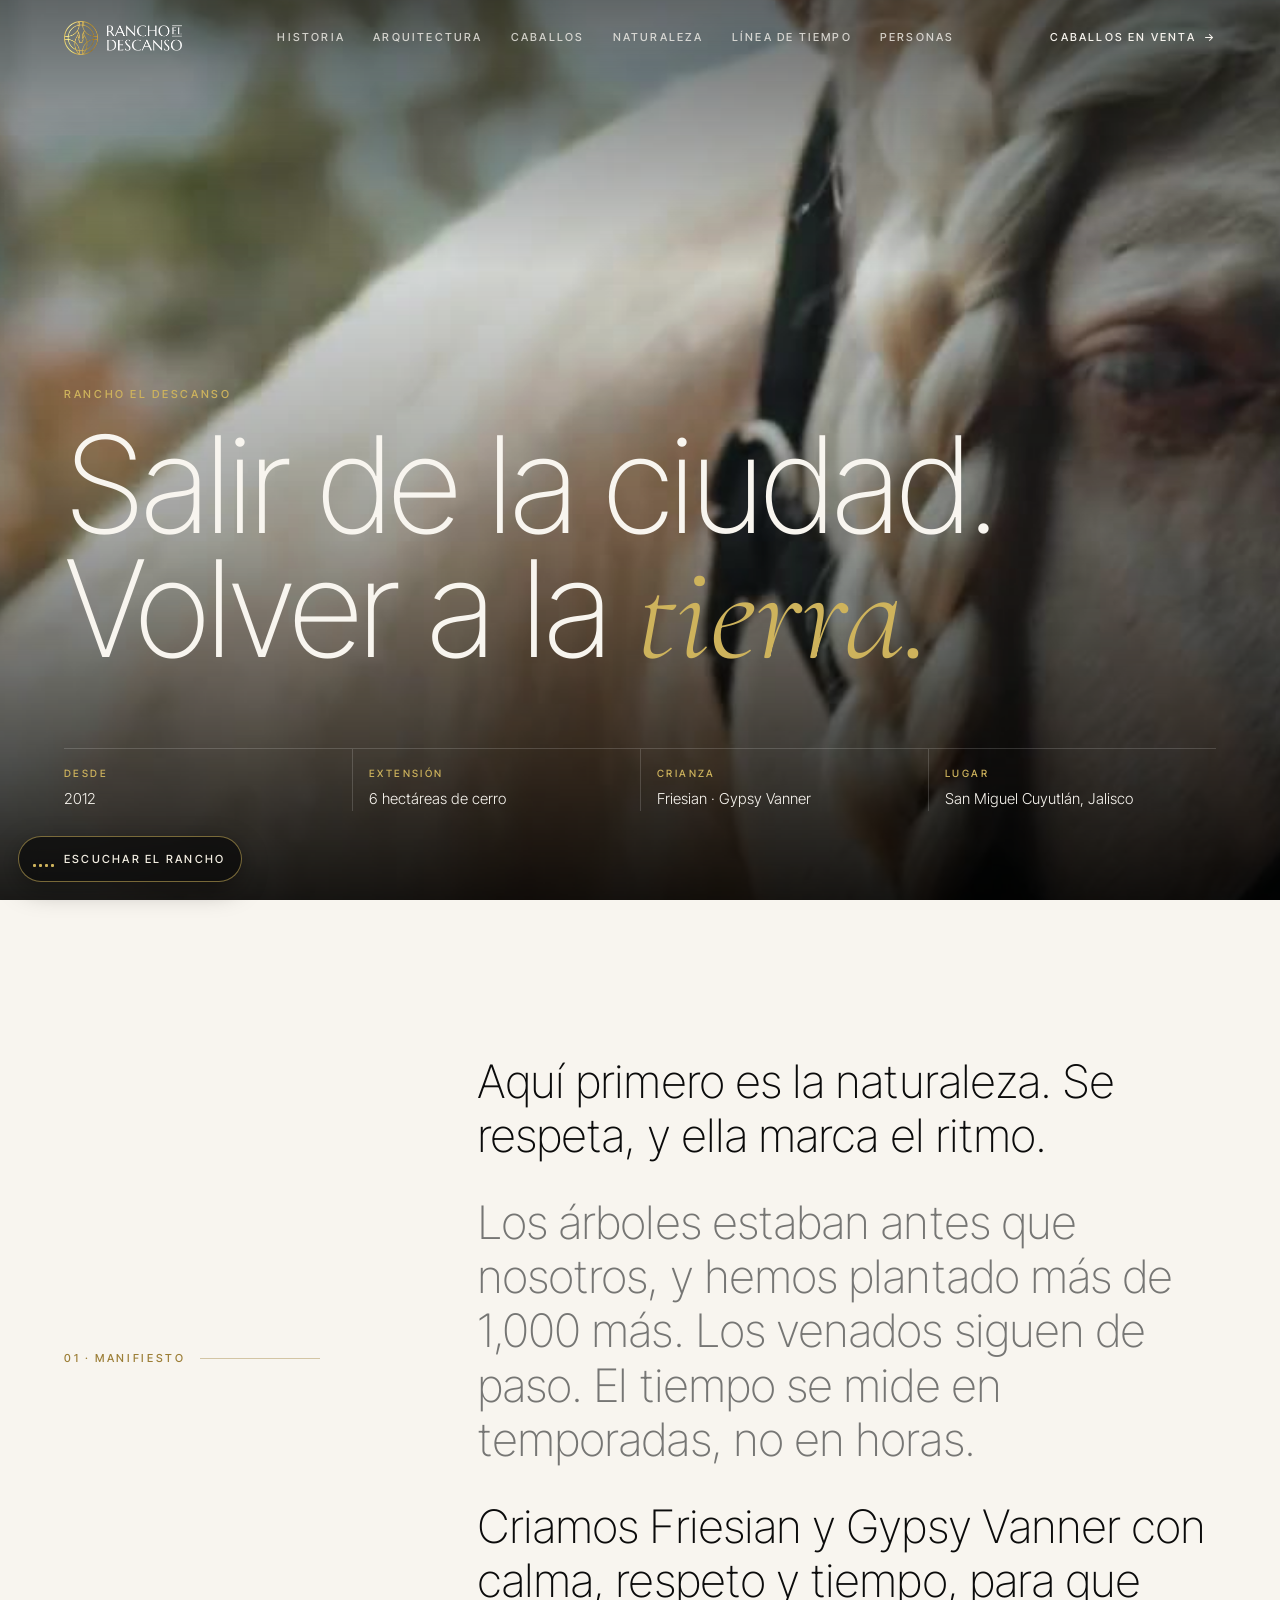
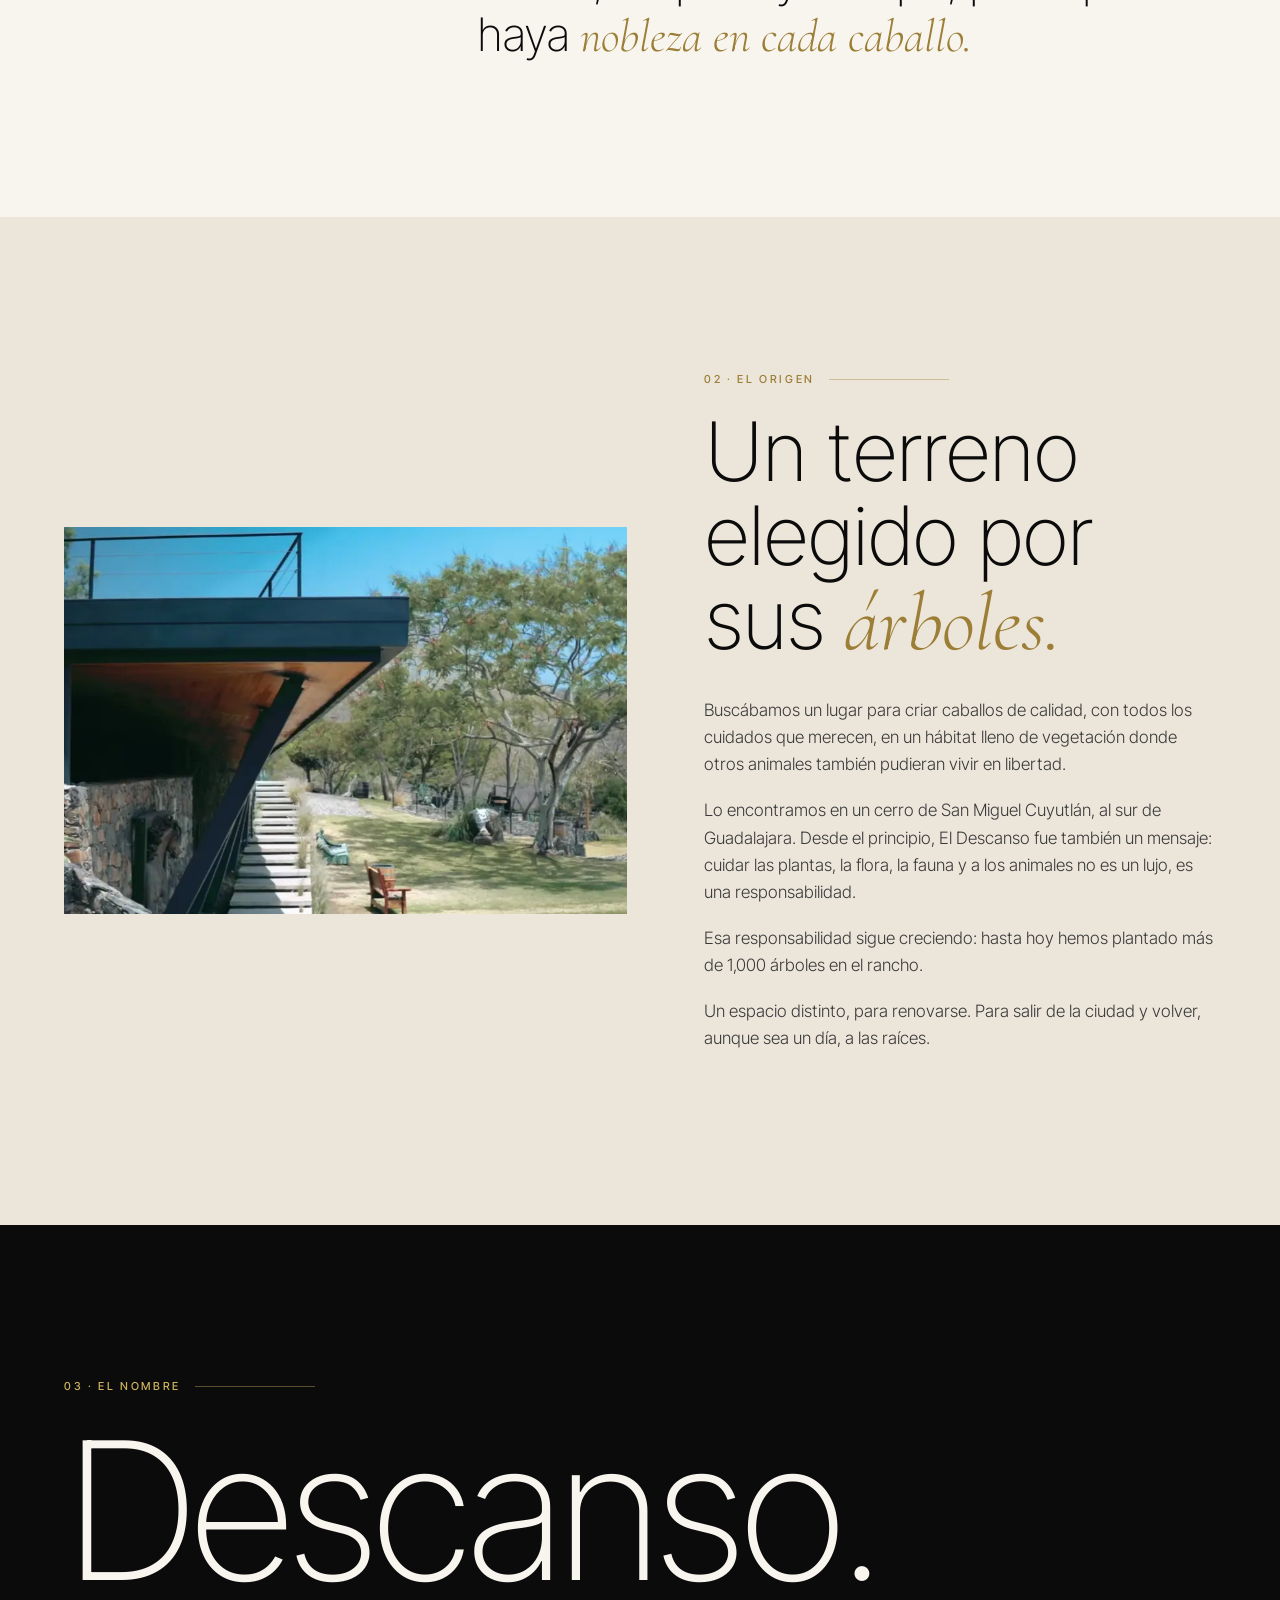
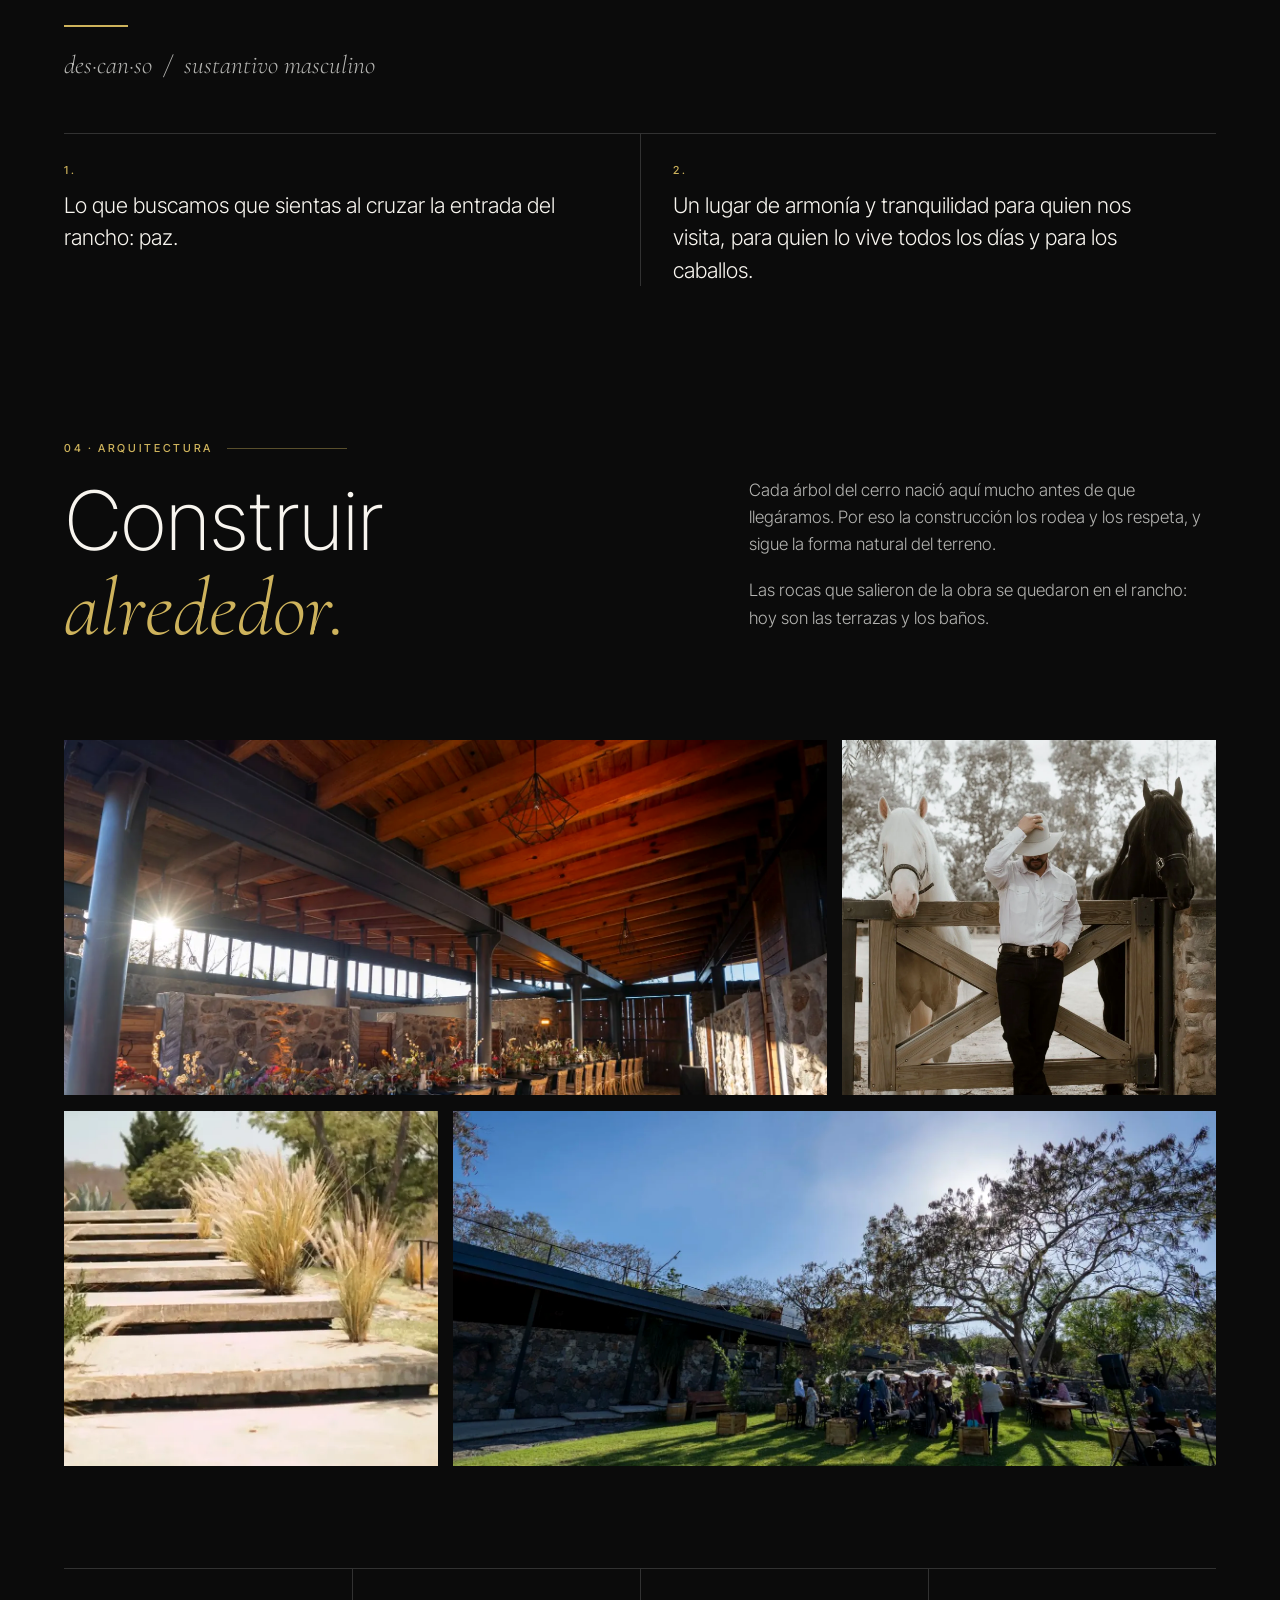
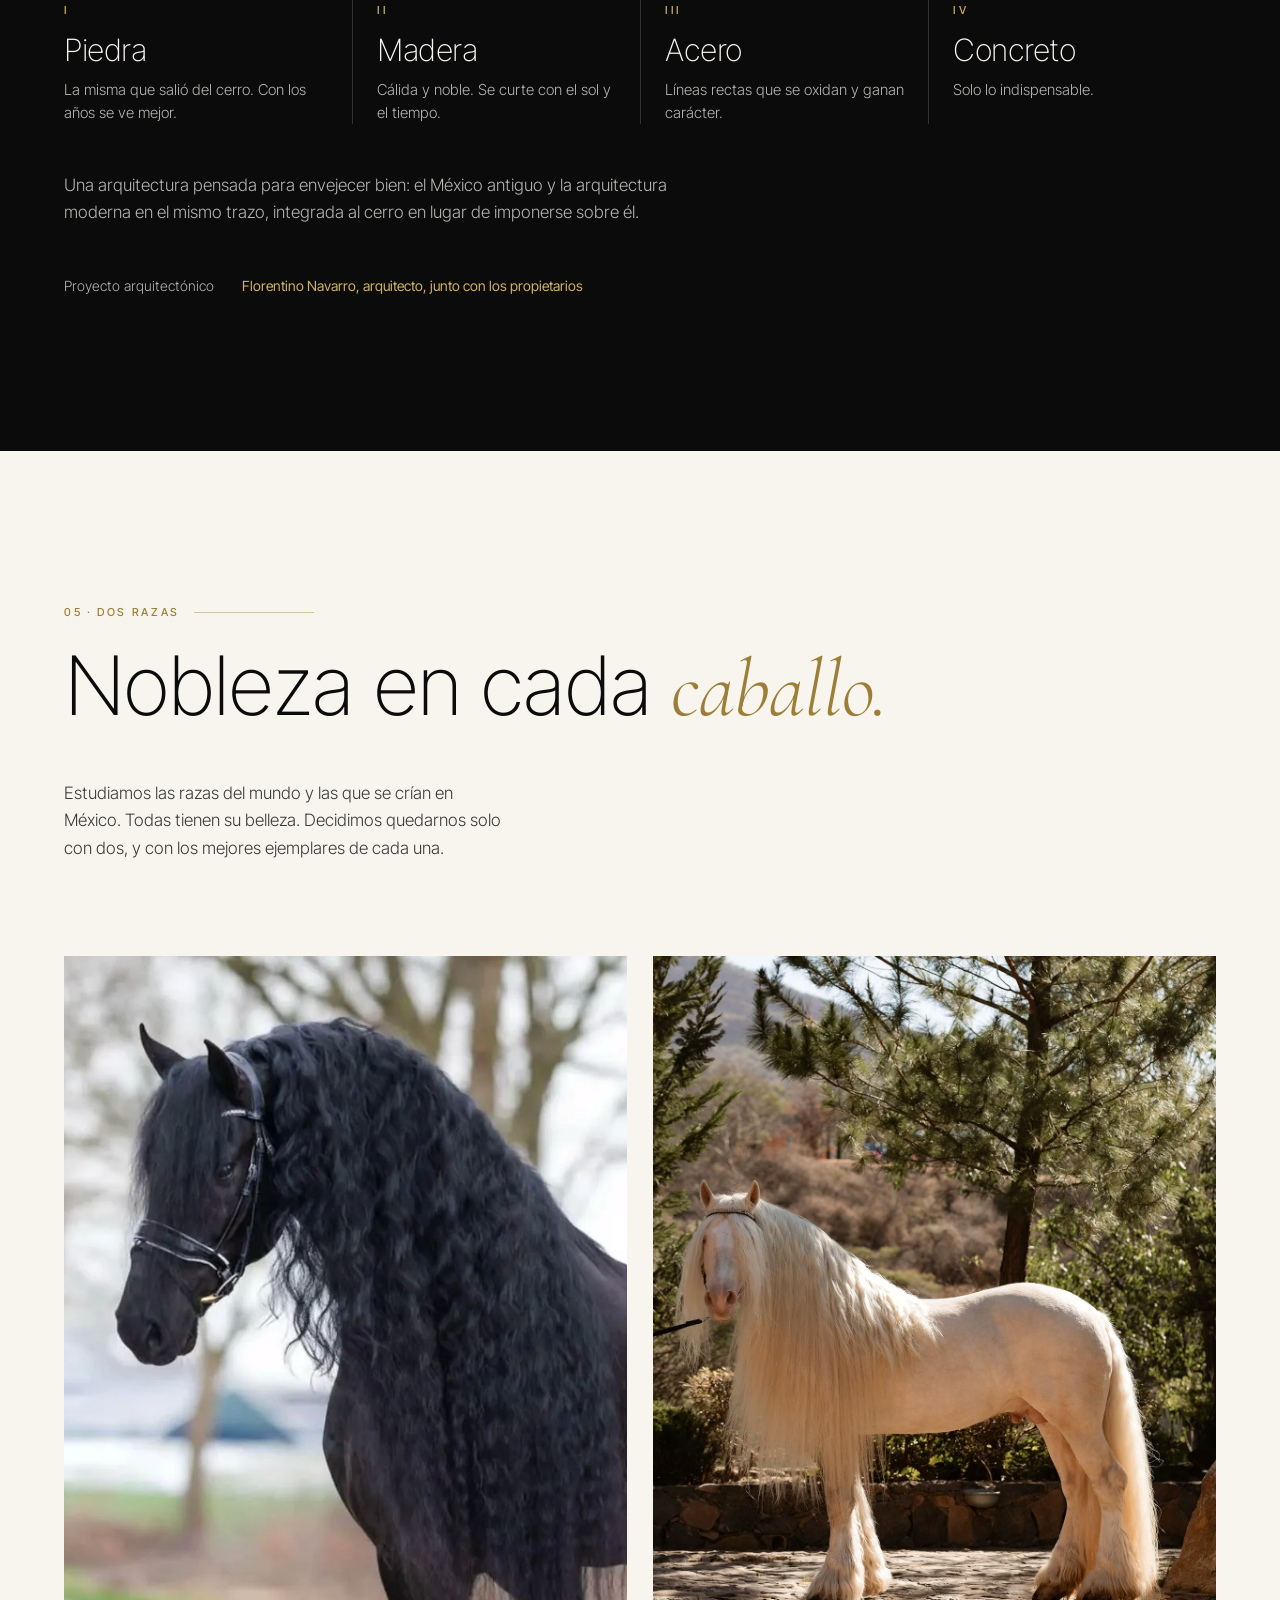
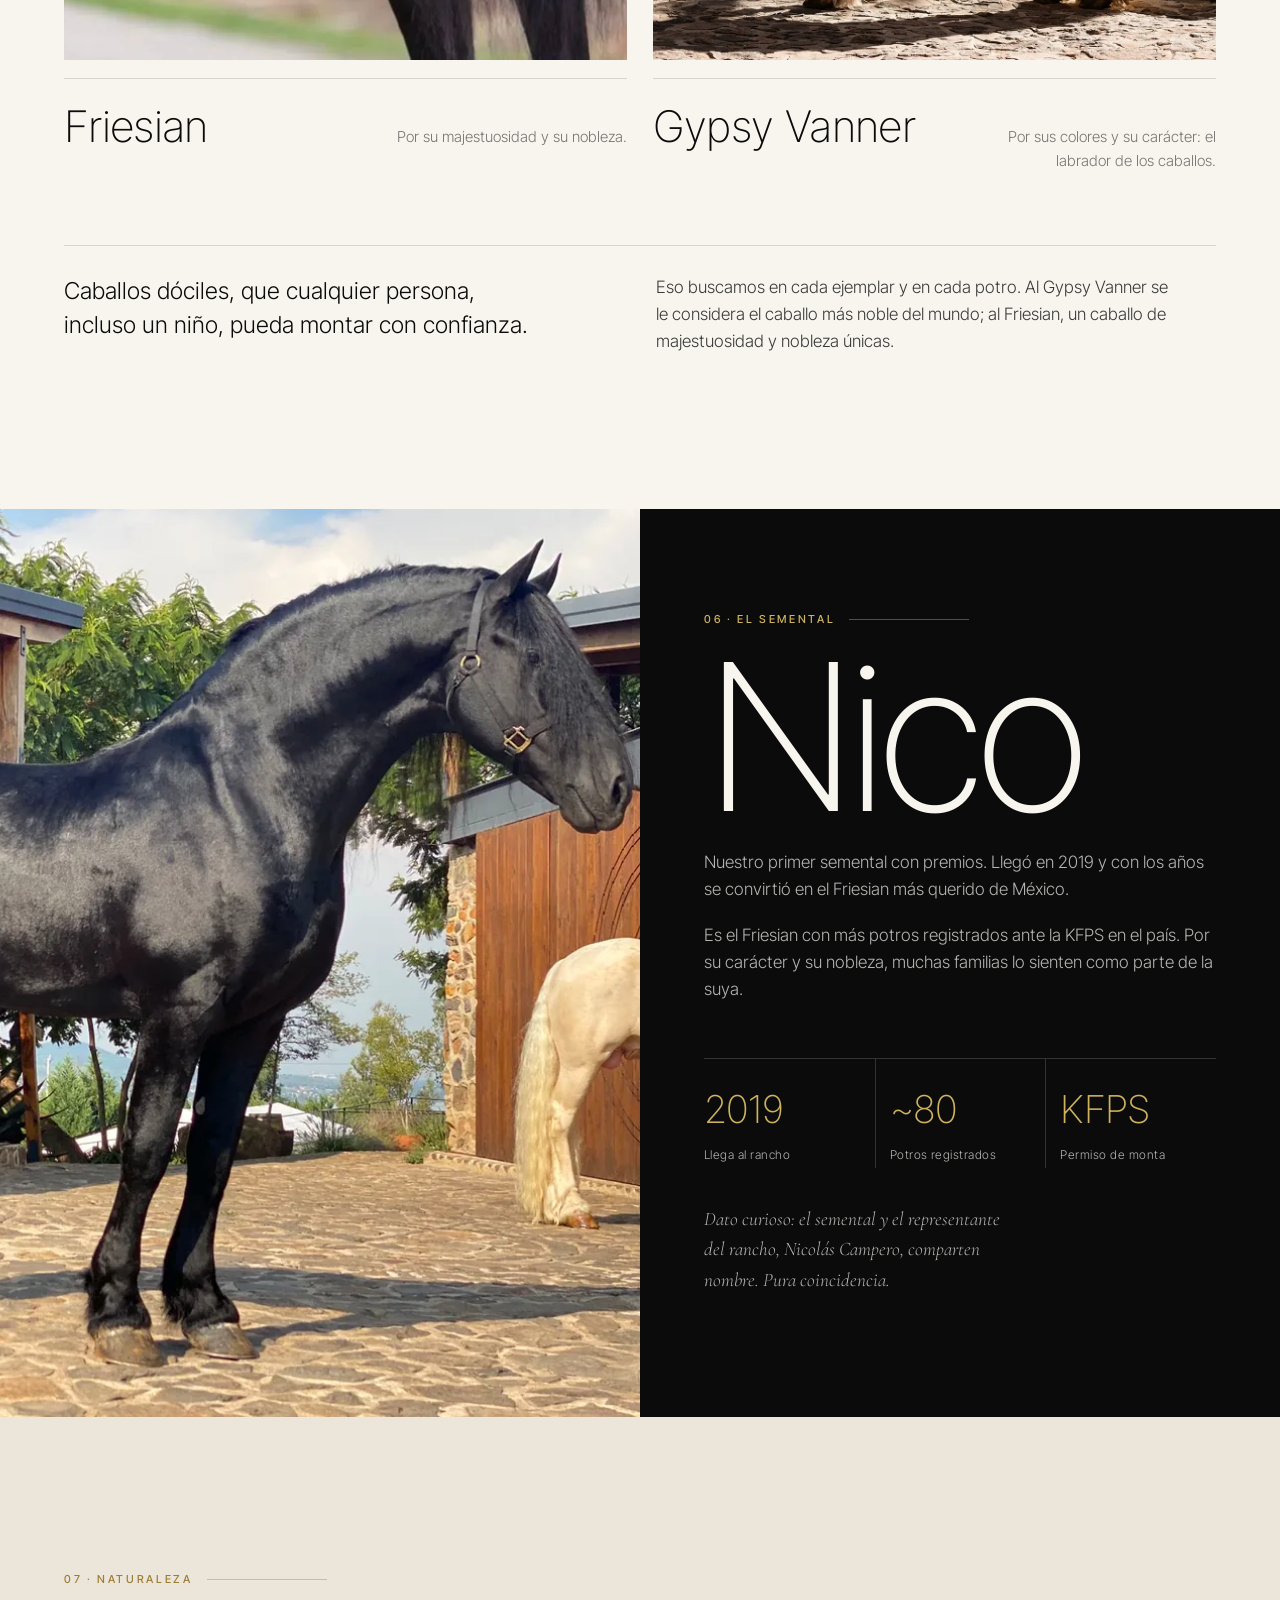
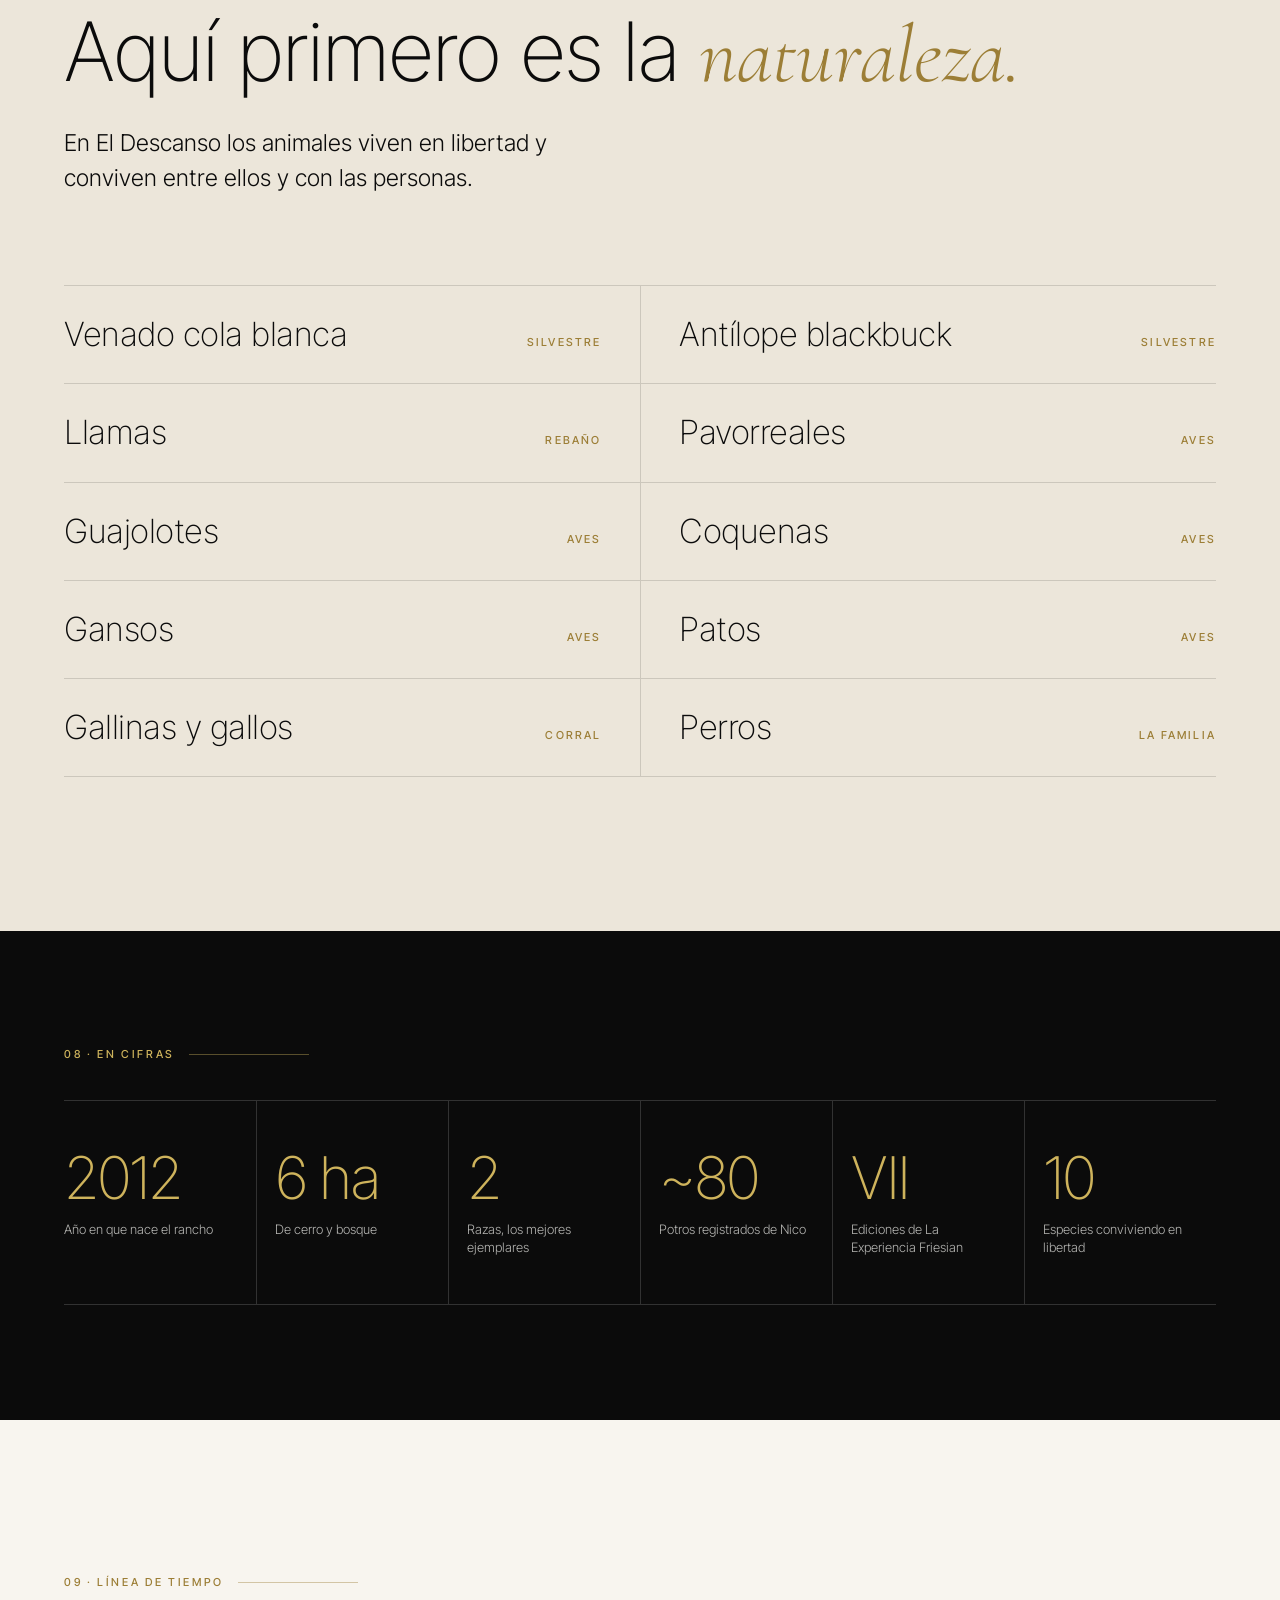
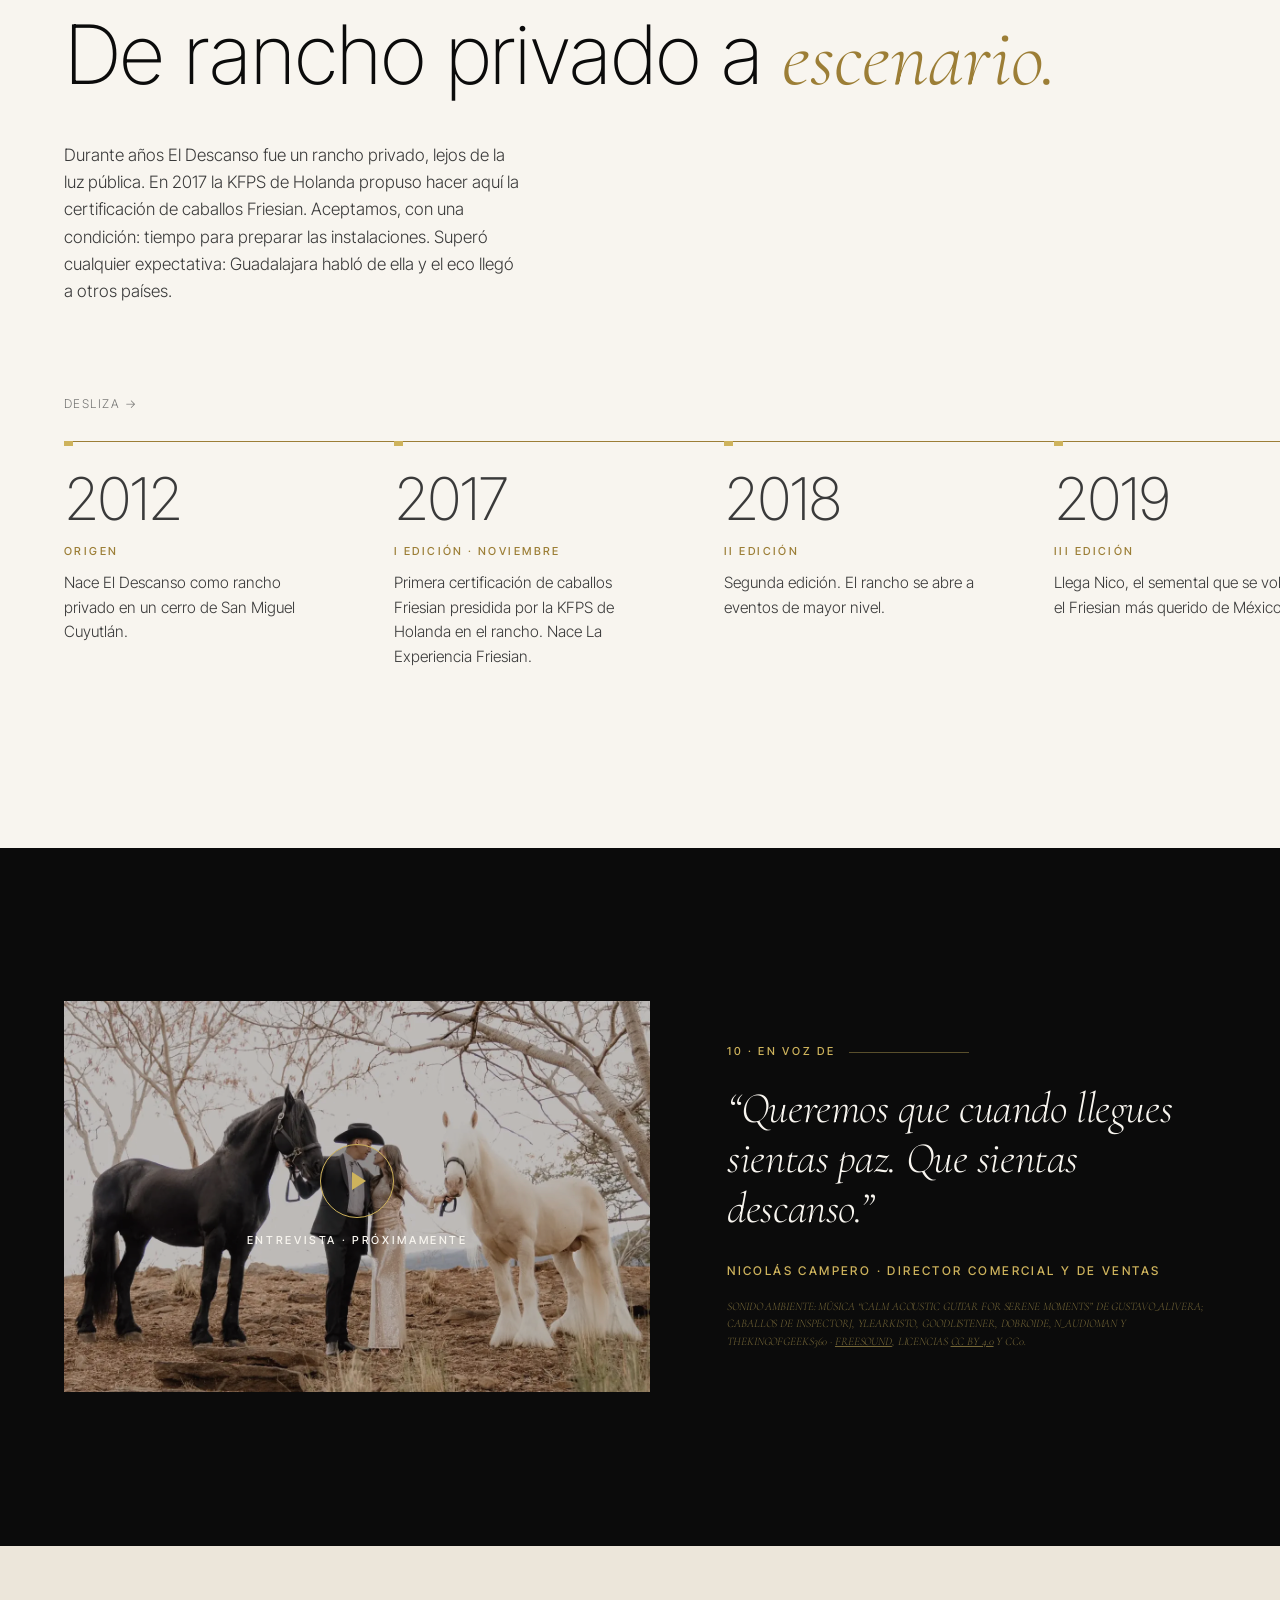
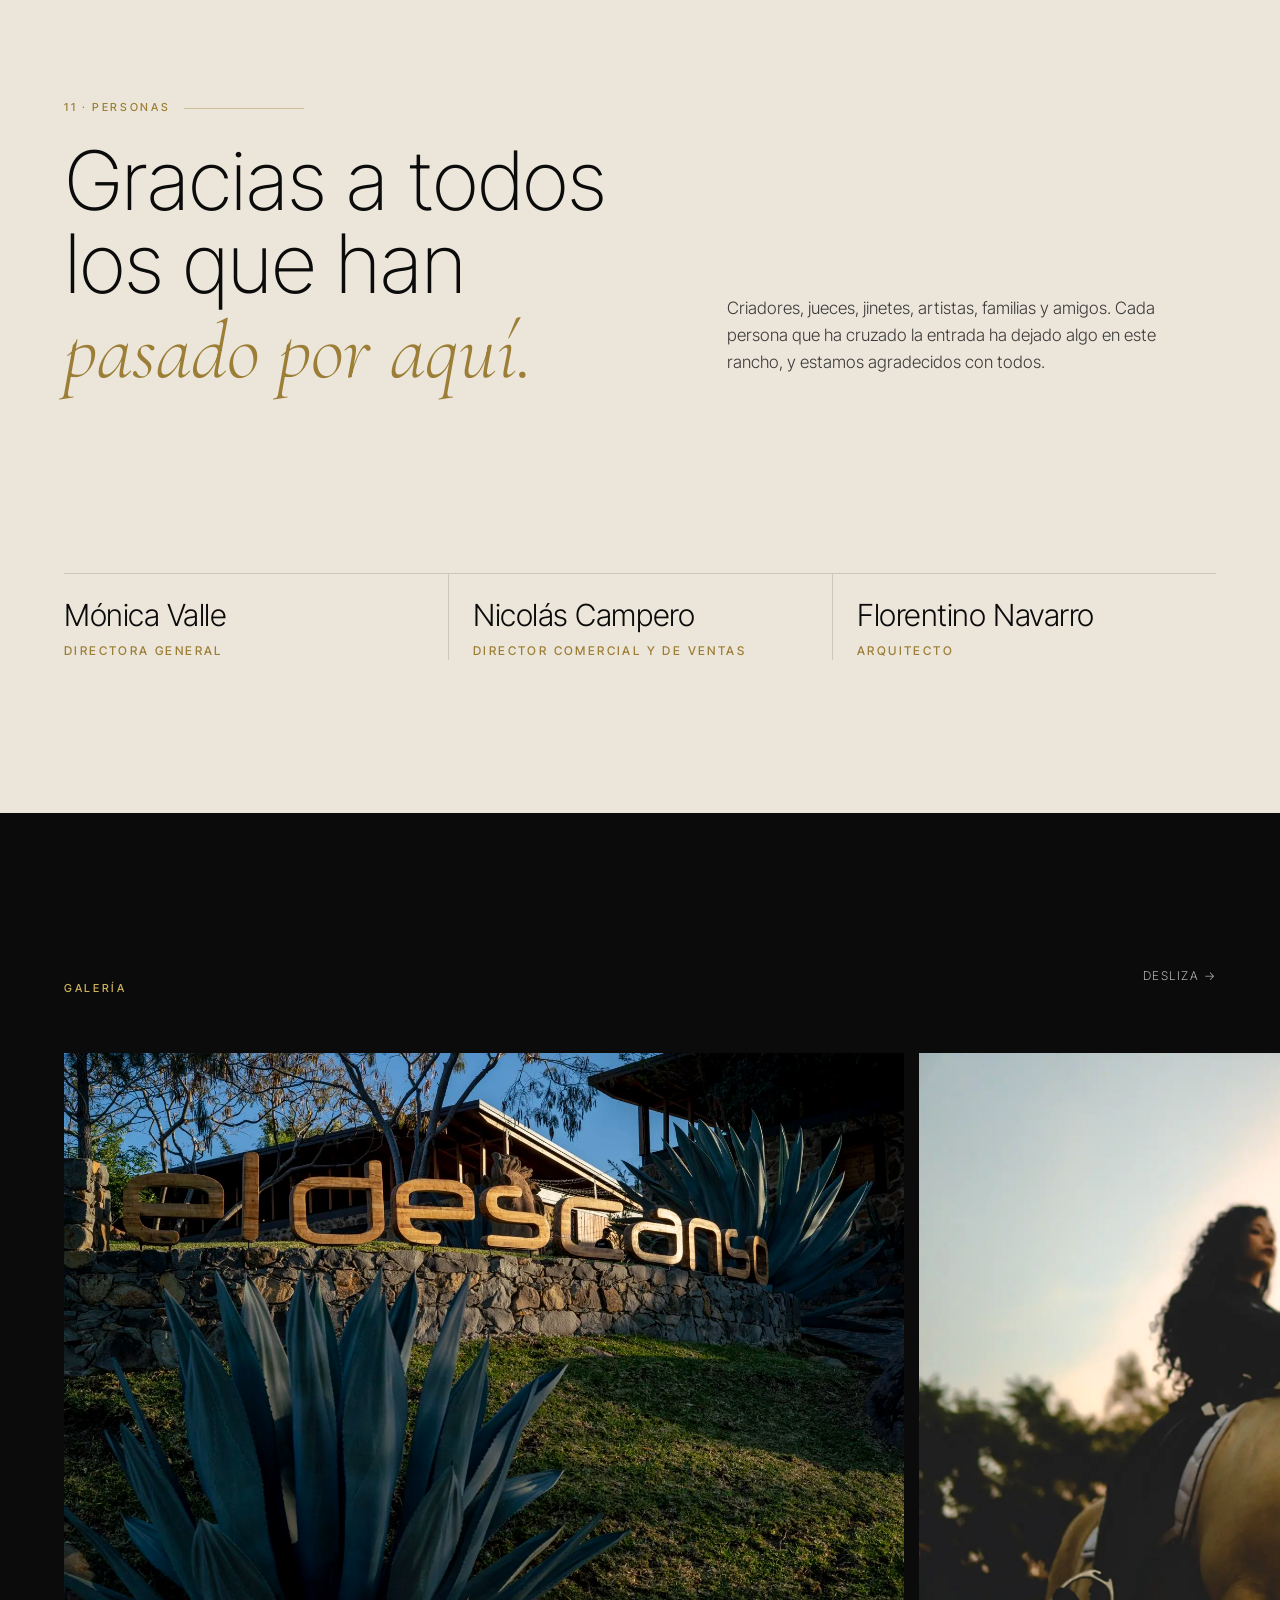
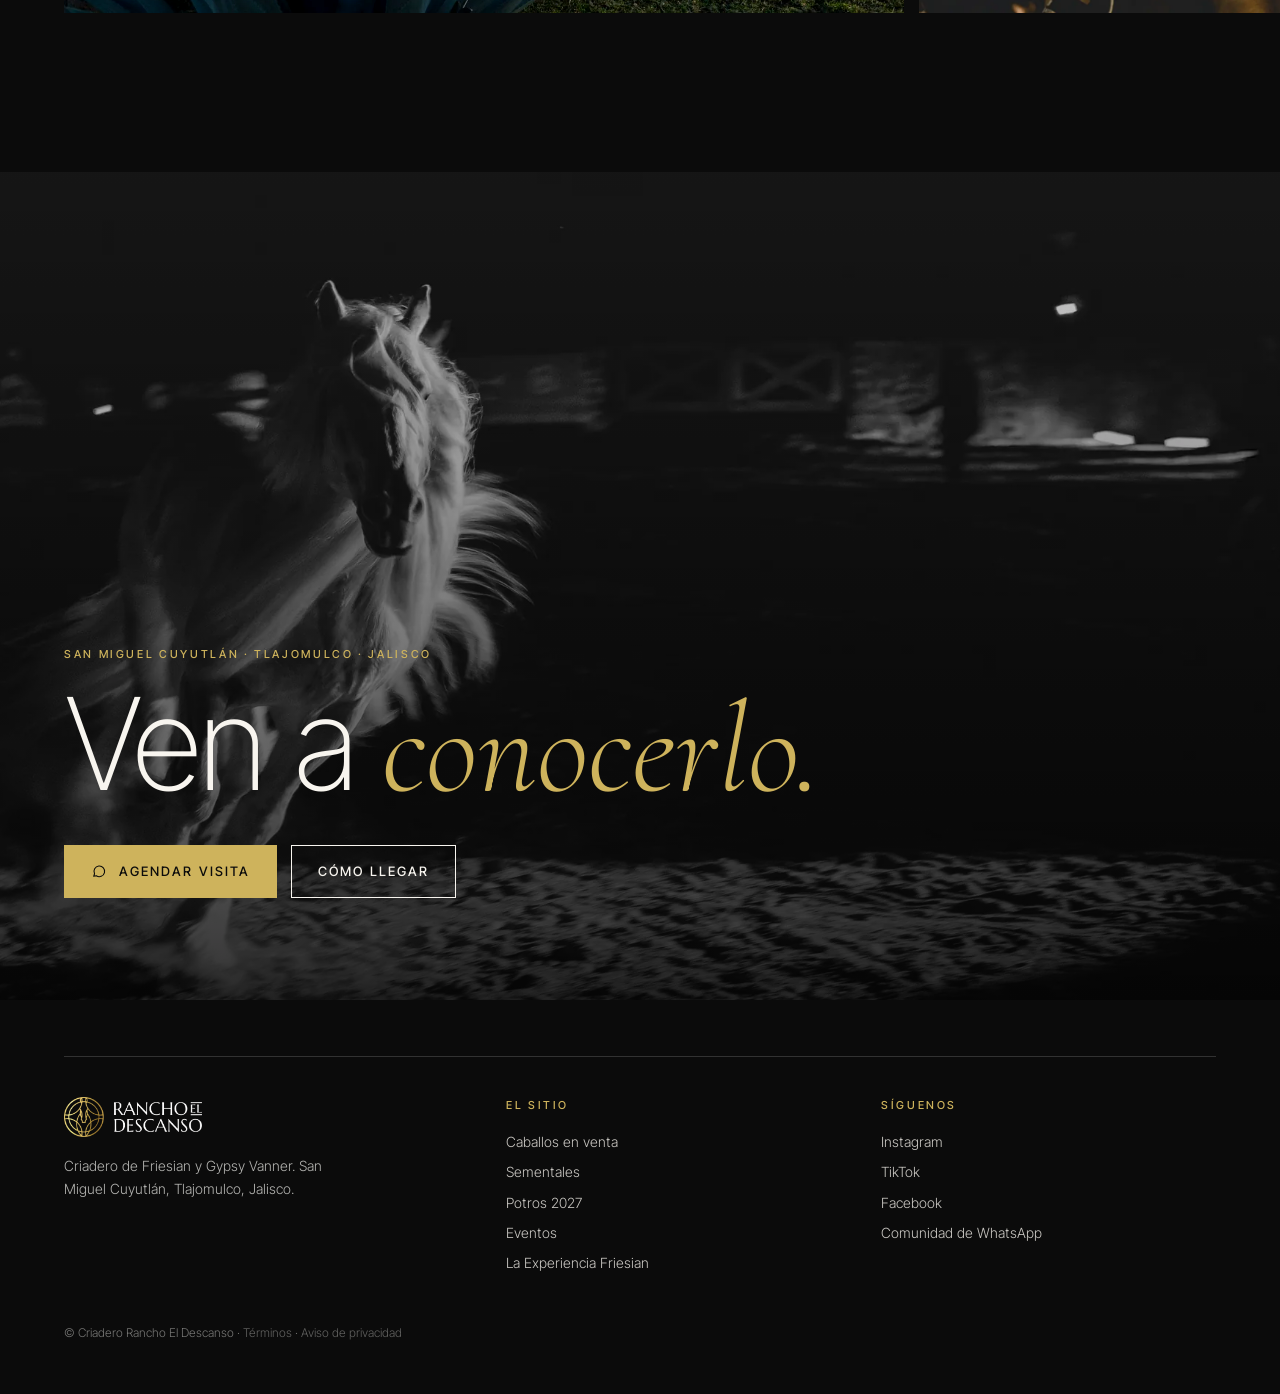
<file: rancho/index.html>
<!doctype html>
<html lang="es">
<head>
<meta charset="utf-8">
<script>/* La página vive en Vercel: la copia de GitHub Pages redirige sola */if(/github\.io$/i.test(location.hostname)){location.replace("https://www.ranchoeldescanso.com"+location.pathname.replace(/^\/Catalogo-CRD/i,"")+location.search+location.hash);}</script>
<meta name="viewport" content="width=device-width, initial-scale=1, viewport-fit=cover">
<title>El Rancho · Historia, arquitectura y naturaleza · Rancho El Descanso</title>
<meta name="description" content="Rancho El Descanso: seis hectáreas en San Miguel Cuyutlán, Jalisco, donde se crían Friesian y Gypsy Vanner desde 2012. Historia, arquitectura, naturaleza y La Experiencia Friesian.">
<meta property="og:title" content="Salir de la ciudad. Volver a la tierra. · Rancho El Descanso">
<meta property="og:description" content="Seis hectáreas donde primero es la naturaleza. Friesian y Gypsy Vanner criados con calma, respeto y tiempo.">
<meta property="og:type" content="website">
<meta property="og:image" content="https://ranchoeldescansogdl-cyber.github.io/Catalogo-CRD/casa.webp">
<meta name="theme-color" content="#0B0B0B">
<script>document.documentElement.classList.add("js")</script>
<link rel="icon" type="image/png" href="../marca/simbolo-oro.png">
<link rel="preconnect" href="https://fonts.googleapis.com">
<link rel="preconnect" href="https://fonts.gstatic.com" crossorigin>
<link href="https://fonts.googleapis.com/css2?family=Inter+Tight:wght@200;300;400;500&family=Cormorant+Garamond:ital,wght@1,300;1,400&display=swap" rel="stylesheet">
<style>
:root{
  --k:#0B0B0B; --k2:#141414; --k3:#1E1E1E;
  --g1:#3A3A3A; --g2:#767674; --g3:#B4B4B1;
  --stone:#ECE6DA; --w:#F8F5EF; --white:#FFFFFF;
  --gold:#CEB35C; --gold-d:#9C7E36; --gold-l:#E0C068;
  --rule-l:rgba(11,11,11,.14); --rule-d:rgba(255,255,255,.16);
  --sans:'Inter Tight','Helvetica Neue',Arial,system-ui,sans-serif;
  --serif:'Cormorant Garamond',Georgia,serif;
  --pad:clamp(16px,5vw,72px); --wrap:calc(1240px + 2 * var(--pad));
  --ease:cubic-bezier(.2,.7,.1,1);
}
*,*::before,*::after{box-sizing:border-box}
html{scroll-behavior:smooth}
body{margin:0;background:var(--w);color:var(--k);font-family:var(--sans);font-weight:300;font-size:17px;line-height:1.6;-webkit-font-smoothing:antialiased;overflow-x:hidden}
img,video{max-width:100%;display:block}
a{color:inherit}
:focus-visible{outline:1px solid currentColor;outline-offset:4px}
em{font-family:var(--serif);font-style:italic;font-weight:300;letter-spacing:0;color:var(--gold-d)}
.dark em,.hero em,.close em{color:var(--gold)}
.wrap{max-width:var(--wrap);margin:0 auto;padding-left:var(--pad);padding-right:var(--pad)}
.bw{filter:saturate(1.04) contrast(1.02)}
.label{font-size:11px;font-weight:500;letter-spacing:.24em;text-transform:uppercase;margin:0}
.idx{display:flex;align-items:center;gap:14px;color:var(--gold-d)}
.idx::after{content:"";flex:1;height:1px;background:currentColor;opacity:.4;max-width:120px}
.dark{background:var(--k);color:var(--w)}
.dark .idx{color:var(--gold)}
.stone{background:var(--stone)}
section{position:relative}
.pad{padding-top:clamp(80px,12vw,180px);padding-bottom:clamp(80px,12vw,180px)}
h1,h2,h3{font-weight:200;letter-spacing:-.025em;line-height:1.02;margin:0}
h2{font-size:clamp(2.4rem,6.4vw,5.6rem)}
h3{font-size:clamp(1.5rem,2.6vw,2.1rem);font-weight:300;letter-spacing:-.015em;line-height:1.15}
.lead{font-size:clamp(1.15rem,1.9vw,1.45rem);line-height:1.5;font-weight:300;max-width:34ch}
.body{max-width:52ch;color:var(--g1)}
.dark .body{color:var(--g3)}
.body p{margin:0 0 1.1em}
.btn{display:inline-flex;align-items:center;gap:12px;padding:15px 26px;border:1px solid currentColor;text-decoration:none;font-size:13px;font-weight:500;letter-spacing:.16em;text-transform:uppercase;transition:background .3s,color .3s}
.btn:hover{background:var(--w);color:var(--k)}
.btn-solid{background:var(--gold);color:var(--k);border-color:var(--gold)}
.btn-solid:hover{background:var(--gold-l);border-color:var(--gold-l);color:var(--k)}
.btn:not(.btn-solid):hover{background:transparent;color:var(--gold);border-color:var(--gold)}
.btn svg{width:16px;height:16px}

/* reveal */
.js .rv{opacity:0;transform:translateY(28px);transition:opacity 1.1s var(--ease),transform 1.1s var(--ease)}
.js .rv.in{opacity:1;transform:none}
@media (prefers-reduced-motion:reduce){.js .rv{opacity:1;transform:none;transition:none}html{scroll-behavior:auto}.hero video{display:none}}

/* ---------- Top bar ---------- */
.top{position:fixed;inset:0 0 auto;z-index:50;color:var(--w);transition:background .4s,border-color .4s;border-bottom:1px solid transparent}
.top.solid{background:rgba(11,11,11,.92);backdrop-filter:blur(10px);-webkit-backdrop-filter:blur(10px);border-color:var(--rule-d)}
.top-in{display:flex;align-items:center;justify-content:space-between;gap:24px;height:76px}
.top-logo img{height:34px;width:auto}
.top nav{display:flex;gap:clamp(14px,2.2vw,30px)}
.top nav a{font-size:11px;font-weight:500;letter-spacing:.2em;text-transform:uppercase;text-decoration:none;opacity:.78;transition:opacity .2s}
.top nav a:hover{opacity:1;color:var(--gold)}
.top .back{font-size:11px;font-weight:500;letter-spacing:.2em;text-transform:uppercase;text-decoration:none;display:flex;align-items:center;gap:8px;white-space:nowrap}
@media (max-width:980px){.top nav{display:none}.top-logo img{height:28px}}

/* ---------- Hero ---------- */
.hero{height:100svh;min-height:620px;background:var(--k);color:var(--w);overflow:hidden;display:flex;flex-direction:column;justify-content:flex-end}
.hero-media{position:absolute;inset:0}
.hero-media video,.hero-media img{width:100%;height:100%;object-fit:cover}
.hero::after{content:"";position:absolute;inset:0;background:linear-gradient(180deg,rgba(0,0,0,.55) 0%,rgba(0,0,0,.08) 30%,rgba(0,0,0,.3) 60%,rgba(0,0,0,.88) 100%)}
.hero-in{position:relative;z-index:2;width:100%;padding-bottom:clamp(36px,6vw,72px)}
.hero h1{font-size:clamp(3rem,10.5vw,10rem);line-height:.92;letter-spacing:-.045em}
.hero h1 span{display:block}
.hero h1 em{font-size:1.02em}
.hero-meta{display:grid;grid-template-columns:repeat(4,minmax(0,1fr));gap:0;margin-top:clamp(36px,6vw,72px);border-top:1px solid var(--rule-d)}
.hero-meta div{padding:16px 16px 0 0}
.hero-meta div + div{padding-left:16px;border-left:1px solid var(--rule-d)}
.hero-meta dt{font-size:10px;letter-spacing:.24em;text-transform:uppercase;color:var(--gold);font-weight:500}
.hero-meta dd{margin:6px 0 0;font-size:15px;font-weight:300}
@media (max-width:720px){.hero-meta{grid-template-columns:1fr 1fr}.hero-meta div:nth-child(3){border-left:0;padding-left:0}.hero-meta div:nth-child(n+3){border-top:1px solid var(--rule-d);margin-top:14px}}

/* ---------- Manifiesto ---------- */
.manifesto{display:grid;grid-template-columns:minmax(0,1fr) minmax(0,2.2fr);gap:clamp(32px,6vw,96px)}
.manifesto p.big{font-size:clamp(1.6rem,3.6vw,3.1rem);line-height:1.18;font-weight:200;letter-spacing:-.02em;margin:0}
.manifesto p.big + p.big{margin-top:.7em}
.manifesto .muted{color:var(--g2)}
@media (max-width:820px){.manifesto{grid-template-columns:1fr}}

/* ---------- Split ---------- */
.split{display:grid;grid-template-columns:minmax(0,1.1fr) minmax(0,1fr);gap:clamp(32px,6vw,110px);align-items:center}
.split.rev{grid-template-columns:minmax(0,1fr) minmax(0,1.1fr)}
.split.rev .split-media{order:2}
.split-media{position:relative;aspect-ratio:4/5;overflow:hidden}
.split-media img{width:100%;height:100%;object-fit:cover}
.split-text h2{margin:22px 0 32px}
.cap{font-size:12px;color:var(--g2);margin-top:12px;letter-spacing:.04em}
@media (max-width:860px){.split,.split.rev{grid-template-columns:1fr}.split.rev .split-media{order:0}.split-media{aspect-ratio:4/3}}

/* ---------- Diccionario ---------- */
.dict{text-align:left}
.dict-word::after{content:"";display:block;width:64px;height:2px;background:var(--gold);margin-top:28px}
.dict-word{font-size:clamp(3.6rem,15vw,14rem);font-weight:200;letter-spacing:-.05em;line-height:.9;margin:28px 0 0}
.dict-phon{font-family:var(--serif);font-style:italic;font-size:clamp(1.2rem,2vw,1.6rem);color:var(--g3);margin:18px 0 48px}
.dict ol{list-style:none;padding:0;margin:0;display:grid;grid-template-columns:1fr 1fr;gap:0;border-top:1px solid var(--rule-d)}
.dict li{padding:28px 32px 0 0;font-size:clamp(1.1rem,1.7vw,1.35rem);line-height:1.5;counter-increment:d}
.dict li + li{padding-left:32px;border-left:1px solid var(--rule-d)}
.dict li::before{content:counter(d) ".";display:block;font-size:11px;letter-spacing:.24em;color:var(--gold);margin-bottom:10px;font-weight:500}
@media (max-width:720px){.dict ol{grid-template-columns:1fr}.dict li + li{border-left:0;padding-left:0;border-top:1px solid var(--rule-d);margin-top:28px}}

/* ---------- Arquitectura ---------- */
.arch-head{display:grid;grid-template-columns:minmax(0,1.3fr) minmax(0,1fr);gap:clamp(32px,6vw,96px);align-items:end;margin-bottom:clamp(48px,7vw,96px)}
.arch-head h2{margin-top:22px}
@media (max-width:860px){.arch-head{grid-template-columns:1fr}}
.arch-grid{display:grid;grid-template-columns:repeat(12,minmax(0,1fr));gap:clamp(8px,1.2vw,16px)}
.arch-grid figure{margin:0;overflow:hidden;background:var(--k3)}
.arch-grid img{width:100%;height:100%;object-fit:cover;transition:transform 1.6s var(--ease)}
.arch-grid figure:hover img{transform:scale(1.04)}
.a1{grid-column:1/9;aspect-ratio:1280/596}
.a2{grid-column:9/13;aspect-ratio:auto}
.a2,.a3{position:relative}
@media (min-width:721px){.a2,.a3{min-height:180px}}
.a2 img,.a3 img{position:absolute;inset:0}
.a3{grid-column:1/5;aspect-ratio:auto}
.a4{grid-column:5/13;aspect-ratio:1280/596}
@media (max-width:720px){.a1,.a3,.a4{grid-column:1/13;aspect-ratio:1280/596}.a2{grid-column:1/13;aspect-ratio:4/5}}
.materials{display:grid;grid-template-columns:repeat(4,minmax(0,1fr));margin-top:clamp(56px,8vw,110px);border-top:1px solid var(--rule-d)}
.materials div{padding:26px 24px 0 0}
.materials div + div{padding-left:24px;border-left:1px solid var(--rule-d)}
.materials h3{font-size:clamp(1.4rem,2.4vw,2rem);font-weight:200;margin:10px 0 10px}
.materials p{margin:0;color:var(--g3);font-size:15px;line-height:1.55}
.materials .n{font-size:11px;letter-spacing:.24em;color:var(--gold);font-weight:500}
@media (max-width:820px){.materials{grid-template-columns:1fr 1fr}.materials div:nth-child(3){border-left:0;padding-left:0}.materials div:nth-child(n+3){border-top:1px solid var(--rule-d);margin-top:26px}}
.credit{margin-top:48px;display:flex;flex-wrap:wrap;gap:8px 28px;color:var(--g3);font-size:14px}
.credit strong{font-weight:400;color:var(--gold)}

/* ---------- Razas ---------- */
.breeds-head{display:flex;justify-content:space-between;align-items:flex-end;gap:32px;flex-wrap:wrap;margin-bottom:clamp(40px,6vw,80px)}
.breeds-head h2{margin-top:22px}
.breeds{display:grid;grid-template-columns:1fr 1fr;gap:clamp(12px,2vw,28px)}
.breed figure{margin:0;aspect-ratio:4/5;overflow:hidden;background:var(--stone)}
.breed img{width:100%;height:100%;object-fit:cover;transition:transform 1.6s var(--ease)}
.breed:hover img{transform:scale(1.03)}
.breed-cap{display:flex;justify-content:space-between;align-items:baseline;gap:16px;padding:22px 0 0;border-top:1px solid var(--rule-l);margin-top:18px}
.breed-cap h3{font-weight:200;font-size:clamp(1.7rem,3.4vw,2.9rem)}
.breed-cap p{margin:0;color:var(--g2);max-width:26ch;text-align:right;font-size:15px}
.breeds-foot{margin-top:clamp(40px,6vw,72px);display:grid;grid-template-columns:minmax(0,1fr) minmax(0,1fr);gap:32px;border-top:1px solid var(--rule-l);padding-top:28px}
@media (max-width:720px){.breeds{grid-template-columns:1fr}.breed-cap{flex-direction:column}.breed-cap p{text-align:left}.breeds-foot{grid-template-columns:1fr}}

/* ---------- Nico ---------- */
.nico{display:grid;grid-template-columns:minmax(0,1fr) minmax(0,1fr);min-height:92vh}
.nico-media{position:relative;overflow:hidden;min-height:60vh}
.nico-media img{position:absolute;inset:0;width:100%;height:100%;object-fit:cover}
.nico-text{padding:clamp(56px,8vw,120px) var(--pad);display:flex;flex-direction:column;justify-content:center}
.nico-name{font-size:clamp(5rem,16vw,15rem);font-weight:200;letter-spacing:-.06em;line-height:.8;margin:26px 0 30px}
.nico-stats{display:grid;grid-template-columns:repeat(3,minmax(0,1fr));border-top:1px solid var(--rule-d);margin-top:36px}
.nico-stats div{padding:20px 14px 0 0}
.nico-stats div + div{padding-left:14px;border-left:1px solid var(--rule-d)}
.nico-stats b{display:block;color:var(--gold);font-size:clamp(1.6rem,3vw,2.4rem);font-weight:200;letter-spacing:-.02em}
.nico-stats span{font-size:12px;color:var(--g3);letter-spacing:.04em}
.aside{margin-top:36px;font-family:var(--serif);font-style:italic;font-size:1.2rem;color:var(--g3);max-width:40ch}
@media (max-width:860px){.nico{grid-template-columns:1fr}.nico-media{min-height:70vh}}

/* ---------- Naturaleza ---------- */
.nature-head{max-width:980px}
.nature-head h2{margin:22px 0 28px}
.fauna{list-style:none;margin:clamp(48px,7vw,96px) 0 0;padding:0;display:grid;grid-template-columns:repeat(2,minmax(0,1fr));border-top:1px solid var(--rule-l)}
.fauna li{display:flex;justify-content:space-between;align-items:baseline;gap:16px;padding:22px 0;border-bottom:1px solid var(--rule-l);font-size:clamp(1.3rem,2.6vw,2.2rem);font-weight:200;letter-spacing:-.015em}
.fauna li:nth-child(odd){padding-right:clamp(16px,3vw,40px)}
.fauna li:nth-child(even){padding-left:clamp(16px,3vw,40px);border-left:1px solid var(--rule-l)}
.fauna small{font-size:11px;letter-spacing:.2em;text-transform:uppercase;color:var(--gold-d);font-weight:500;white-space:nowrap}
@media (max-width:640px){.fauna{grid-template-columns:1fr}.fauna li:nth-child(even){padding-left:0;border-left:0}.fauna li:nth-child(odd){padding-right:0}}

/* ---------- Cifras ---------- */
.figures{display:grid;grid-template-columns:repeat(6,minmax(0,1fr));border-top:1px solid var(--rule-d);border-bottom:1px solid var(--rule-d)}
.figures div{padding:clamp(28px,4vw,48px) 18px clamp(28px,4vw,48px) 0}
.figures div + div{padding-left:18px;border-left:1px solid var(--rule-d)}
.figures b{display:block;color:var(--gold);font-size:clamp(2.2rem,4.6vw,4.2rem);font-weight:200;letter-spacing:-.04em;line-height:1}
.figures span{display:block;margin-top:12px;font-size:13px;color:var(--g3);line-height:1.4}
@media (max-width:980px){.figures{grid-template-columns:repeat(3,minmax(0,1fr))}.figures div:nth-child(4){border-left:0;padding-left:0}.figures div:nth-child(n+4){border-top:1px solid var(--rule-d)}}
@media (max-width:560px){.figures{grid-template-columns:1fr 1fr}.figures div:nth-child(odd){border-left:0;padding-left:0}.figures div:nth-child(even){border-left:1px solid var(--rule-d);padding-left:18px}.figures div:nth-child(n+3){border-top:1px solid var(--rule-d)}}

/* ---------- Línea de tiempo ---------- */
.tl-head{display:flex;justify-content:space-between;align-items:flex-end;gap:24px;flex-wrap:wrap;margin-bottom:clamp(40px,6vw,72px)}
.tl-head h2{margin-top:22px}
.tl-hint{font-size:12px;color:var(--g2);letter-spacing:.12em;text-transform:uppercase}
.tl{display:flex;gap:0;overflow-x:auto;scroll-snap-type:x mandatory;padding-bottom:24px;scrollbar-width:thin;scrollbar-color:var(--g2) transparent;margin-right:calc(-1 * var(--pad))}
.tl article{flex:0 0 clamp(250px,26vw,330px);scroll-snap-align:start;border-top:1px solid var(--gold-d);padding:0 28px 0 0;position:relative}
.tl article::before{content:"";position:absolute;top:-5px;left:0;width:9px;height:9px;background:var(--gold)}
.tl article.pause{border-top-style:dashed;border-top-color:var(--g2)}
.tl article.pause::before{background:var(--stone);border:1px solid var(--g2)}
.tl .yr{font-size:clamp(2.6rem,4.6vw,4rem);font-weight:200;letter-spacing:-.04em;line-height:1;margin:28px 0 14px}
.tl .ed{font-size:11px;letter-spacing:.22em;text-transform:uppercase;color:var(--gold-d);font-weight:500;margin:0 0 10px}
.tl p{margin:0;color:var(--g1);font-size:15.5px;max-width:30ch}
.tl article.next .yr{font-family:var(--serif);font-style:italic;font-weight:300;color:var(--gold-d)}

/* ---------- Voz ---------- */
.voice{display:grid;grid-template-columns:minmax(0,1.2fr) minmax(0,1fr);gap:clamp(32px,6vw,96px);align-items:center}
.voice-video{position:relative;aspect-ratio:3/2;overflow:hidden;background:var(--k3)}
.voice-video img{width:100%;height:100%;object-fit:cover;opacity:.75}
.voice-video .play{position:absolute;inset:0;display:grid;place-items:center;text-align:center}
.voice-video .play span{display:inline-flex;flex-direction:column;align-items:center;gap:14px;font-size:11px;letter-spacing:.24em;text-transform:uppercase;font-weight:500}
.voice-video .play i{width:74px;height:74px;border:1px solid var(--gold);background:rgba(0,0,0,.25);border-radius:50%;display:grid;place-items:center}
.voice-video .play i::after{content:"";border-left:14px solid var(--gold);border-top:9px solid transparent;border-bottom:9px solid transparent;margin-left:4px}
blockquote{margin:0}
blockquote p{font-family:var(--serif);font-style:italic;font-weight:300;font-size:clamp(1.8rem,3.4vw,3rem);line-height:1.15;margin:22px 0 28px;letter-spacing:-.01em}
blockquote footer{font-size:12px;letter-spacing:.2em;text-transform:uppercase;color:var(--gold);font-weight:500}
@media (max-width:860px){.voice{grid-template-columns:1fr}}

/* ---------- Personas ---------- */
.people-head{display:grid;grid-template-columns:minmax(0,1.2fr) minmax(0,1fr);gap:clamp(32px,6vw,96px);align-items:end}
.people-head h2{margin-top:22px}
@media (max-width:860px){.people-head{grid-template-columns:1fr}}
.team{display:grid;grid-template-columns:repeat(3,minmax(0,1fr));margin-top:clamp(48px,7vw,96px);border-top:1px solid var(--rule-l)}
.team div{padding:24px 24px 0 0}
.team div + div{padding-left:24px;border-left:1px solid var(--rule-l)}
.team h3{font-size:clamp(1.4rem,2.4vw,1.9rem);font-weight:300}
.team p{margin:8px 0 0;font-size:12px;letter-spacing:.2em;text-transform:uppercase;color:var(--gold-d);font-weight:500}
@media (max-width:720px){.team{grid-template-columns:1fr}.team div + div{border-left:0;padding-left:0;border-top:1px solid var(--rule-l);margin-top:24px}}
.quotes{display:grid;grid-template-columns:repeat(auto-fit,minmax(260px,1fr));gap:clamp(12px,2vw,24px);margin-top:clamp(48px,7vw,96px)}
.quotes figure{margin:0;padding:32px;background:var(--white);border:1px solid var(--rule-l)}
.quotes blockquote p{font-size:1.45rem;margin:0 0 22px;color:var(--k)}
.quotes figcaption{font-size:12px;letter-spacing:.16em;text-transform:uppercase;color:var(--g2);font-weight:500}

/* ---------- Galería ---------- */
.strip{display:flex;gap:clamp(8px,1.2vw,16px);overflow-x:auto;scroll-snap-type:x mandatory;padding:0 var(--pad) 18px;scrollbar-width:thin;scrollbar-color:var(--g1) transparent}
.strip figure{flex:0 0 auto;height:clamp(280px,48vw,560px);margin:0;scroll-snap-align:center;overflow:hidden;background:var(--k3)}
.strip img{height:100%;width:auto;object-fit:cover}
.strip-head{display:flex;justify-content:space-between;align-items:flex-end;gap:24px;margin-bottom:clamp(32px,5vw,56px)}

/* ---------- Cierre ---------- */
.close{min-height:92vh;display:flex;align-items:flex-end;color:var(--w);overflow:hidden}
.close > img{position:absolute;inset:0;width:100%;height:100%;object-fit:cover}
.close::after{content:"";position:absolute;inset:0;background:linear-gradient(180deg,rgba(0,0,0,.15),rgba(0,0,0,.8))}
.close .wrap{position:relative;z-index:2;width:100%;padding-bottom:clamp(48px,8vw,110px)}
.close h2{font-size:clamp(3rem,10vw,9rem);letter-spacing:-.045em;line-height:.92;margin:22px 0 36px}
.close-actions{display:flex;flex-wrap:wrap;gap:14px}

/* ---------- Footer ---------- */
.foot{background:var(--k);color:var(--g3);padding:56px 0 40px;font-size:14px}
.foot-in{display:grid;grid-template-columns:minmax(0,1.2fr) repeat(2,minmax(0,1fr));gap:40px;border-top:1px solid var(--rule-d);padding-top:40px}
.foot img{height:40px;width:auto;margin-bottom:18px}
.foot a{text-decoration:none;display:block;margin:0 0 8px;color:var(--w);opacity:.8}
.foot a:hover{opacity:1}
.foot .label{color:var(--gold);margin-bottom:16px}
.foot-legal{margin-top:40px;font-size:12px;color:var(--g2)}
@media (max-width:720px){.foot-in{grid-template-columns:1fr}}
</style>
<link rel="stylesheet" href="/lux.css">
<script src="/ph.js"></script>
</head>
<body>

<header class="top" id="top">
  <div class="wrap top-in">
    <a class="top-logo" href="../" aria-label="Rancho El Descanso · inicio"><img src="../marca/logo-horizontal-oro-blanco.png" alt="Rancho El Descanso" width="923" height="267"></a>
    <nav aria-label="Secciones del rancho">
      <a href="#historia">Historia</a><a href="#arquitectura">Arquitectura</a><a href="#caballos">Caballos</a><a href="#naturaleza">Naturaleza</a><a href="#tiempo">Línea de tiempo</a><a href="#personas">Personas</a>
    </nav>
    <a class="back" href="../#catalogo">Caballos en venta <span aria-hidden="true">→</span></a>
  </div>
</header>

<main>

<!-- ============ HERO ============ -->
<section class="hero" aria-labelledby="t-hero">
  <div class="hero-media bw" aria-hidden="true">
    <video autoplay muted loop playsinline preload="auto" poster="../rancho-poster.jpg"><source src="../rancho.mp4" type="video/mp4"></video>
  </div>
  <div class="wrap hero-in">
    <p class="label" style="color:var(--gold)">Rancho El Descanso</p>
    <h1 id="t-hero" style="margin-top:20px"><span>Salir de la ciudad.</span><span>Volver a la <em>tierra.</em></span></h1>
    <dl class="hero-meta">
      <div><dt>Desde</dt><dd>2012</dd></div>
      <div><dt>Extensión</dt><dd>6 hectáreas de cerro</dd></div>
      <div><dt>Crianza</dt><dd>Friesian · Gypsy Vanner</dd></div>
      <div><dt>Lugar</dt><dd>San Miguel Cuyutlán, Jalisco</dd></div>
    </dl>
  </div>
</section>

<!-- ============ 01 MANIFIESTO ============ -->
<section class="pad" id="historia" aria-label="Manifiesto">
  <div class="wrap manifesto">
    <p class="label idx rv">01 · Manifiesto</p>
    <div>
      <p class="big rv">Aquí primero es la naturaleza. Se respeta, y ella marca el ritmo.</p>
      <p class="big rv muted">Los árboles estaban antes que nosotros, y hemos plantado más de 1,000 más. Los venados siguen de paso. El tiempo se mide en temporadas, no en horas.</p>
      <p class="big rv">Criamos Friesian y Gypsy Vanner con calma, respeto y tiempo, para que haya <em>nobleza en cada caballo.</em></p>
    </div>
  </div>
</section>

<!-- ============ 02 ORIGEN ============ -->
<section class="pad stone" aria-labelledby="t-origen">
  <div class="wrap split">
    <div class="split-media rv" style="aspect-ratio:16/11"><img class="bw" src="../casa.webp" style="object-position:30% 50%" alt="Casa principal del rancho entre árboles, con acero y piedra" loading="lazy"></div>
    <div class="split-text">
      <p class="label idx rv">02 · El origen</p>
      <h2 id="t-origen" class="rv">Un terreno elegido por sus <em>árboles.</em></h2>
      <div class="body rv">
        <p>Buscábamos un lugar para criar caballos de calidad, con todos los cuidados que merecen, en un hábitat lleno de vegetación donde otros animales también pudieran vivir en libertad.</p>
        <p>Lo encontramos en un cerro de San Miguel Cuyutlán, al sur de Guadalajara. Desde el principio, El Descanso fue también un mensaje: cuidar las plantas, la flora, la fauna y a los animales no es un lujo, es una responsabilidad.</p>
        <p>Esa responsabilidad sigue creciendo: hasta hoy hemos plantado más de 1,000 árboles en el rancho.</p>
        <p>Un espacio distinto, para renovarse. Para salir de la ciudad y volver, aunque sea un día, a las raíces.</p>
      </div>
    </div>
  </div>
</section>

<!-- ============ 03 NOMBRE ============ -->
<section class="pad dark" aria-labelledby="t-nombre">
  <div class="wrap dict">
    <p class="label idx rv">03 · El nombre</p>
    <h2 class="dict-word rv" id="t-nombre">Descanso.</h2>
    <p class="dict-phon rv">des·can·so &nbsp;/&nbsp; sustantivo masculino</p>
    <ol class="rv">
      <li>Lo que buscamos que sientas al cruzar la entrada del rancho: paz.</li>
      <li>Un lugar de armonía y tranquilidad para quien nos visita, para quien lo vive todos los días y para los caballos.</li>
    </ol>
  </div>
</section>

<!-- ============ 04 ARQUITECTURA ============ -->
<section class="pad dark" id="arquitectura" aria-labelledby="t-arq" style="padding-top:0">
  <div class="wrap">
    <div class="arch-head">
      <div>
        <p class="label idx rv">04 · Arquitectura</p>
        <h2 id="t-arq" class="rv">Construir <em>alrededor.</em></h2>
      </div>
      <div class="body rv">
        <p>Cada árbol del cerro nació aquí mucho antes de que llegáramos. Por eso la construcción los rodea y los respeta, y sigue la forma natural del terreno.</p>
        <p>Las rocas que salieron de la obra se quedaron en el rancho: hoy son las terrazas y los baños.</p>
      </div>
    </div>
    <div class="arch-grid">
      <figure class="a1 rv"><img class="bw" src="../fotos/arq-terraza.webp" alt="Terraza de madera, acero y piedra" loading="lazy"></figure>
      <figure class="a2 rv"><img class="bw" src="../puerta.webp" alt="Portón de madera y piedra con caballos" loading="lazy" style="object-position:50% 35%"></figure>
      <figure class="a3 rv"><img class="bw" src="../escalera.webp" alt="Escalinata de piedra entre pastos" loading="lazy"></figure>
      <figure class="a4 rv"><img class="bw" src="../fotos/arq-muro.webp" alt="Muro de piedra y techumbre de acero entre árboles" loading="lazy"></figure>
    </div>
    <div class="materials rv">
      <div><span class="n">I</span><h3>Piedra</h3><p>La misma que salió del cerro. Con los años se ve mejor.</p></div>
      <div><span class="n">II</span><h3>Madera</h3><p>Cálida y noble. Se curte con el sol y el tiempo.</p></div>
      <div><span class="n">III</span><h3>Acero</h3><p>Líneas rectas que se oxidan y ganan carácter.</p></div>
      <div><span class="n">IV</span><h3>Concreto</h3><p>Solo lo indispensable.</p></div>
    </div>
    <p class="body rv" style="margin-top:48px;max-width:62ch">Una arquitectura pensada para envejecer bien: el México antiguo y la arquitectura moderna en el mismo trazo, integrada al cerro en lugar de imponerse sobre él.</p>
    <div class="credit rv"><span>Proyecto arquitectónico</span><strong>Florentino Navarro, arquitecto, junto con los propietarios</strong></div>
  </div>
</section>

<!-- ============ 05 RAZAS ============ -->
<section class="pad" id="caballos" aria-labelledby="t-razas">
  <div class="wrap">
    <div class="breeds-head">
      <div>
        <p class="label idx rv">05 · Dos razas</p>
        <h2 id="t-razas" class="rv">Nobleza en cada <em>caballo.</em></h2>
      </div>
      <p class="body rv" style="max-width:44ch">Estudiamos las razas del mundo y las que se crían en México. Todas tienen su belleza. Decidimos quedarnos solo con dos, y con los mejores ejemplares de cada una.</p>
    </div>
    <div class="breeds">
      <a class="breed rv" href="../#catalogo" style="text-decoration:none">
        <figure><img class="bw" src="../friesian.webp" alt="Friesian negro de perfil" loading="lazy" style="object-position:50% 30%"></figure>
        <div class="breed-cap"><h3>Friesian</h3><p>Por su majestuosidad y su nobleza.</p></div>
      </a>
      <a class="breed rv" href="../#catalogo" style="text-decoration:none">
        <figure><img class="bw" src="../gypsy.webp" alt="Gypsy Vanner de crin larga" loading="lazy"></figure>
        <div class="breed-cap"><h3>Gypsy Vanner</h3><p>Por sus colores y su carácter: el labrador de los caballos.</p></div>
      </a>
    </div>
    <div class="breeds-foot rv">
      <p class="lead" style="margin:0">Caballos dóciles, que cualquier persona, incluso un niño, pueda montar con confianza.</p>
      <p class="body" style="margin:0">Eso buscamos en cada ejemplar y en cada potro. Al Gypsy Vanner se le considera el caballo más noble del mundo; al Friesian, un caballo de majestuosidad y nobleza únicas.</p>
    </div>
  </div>
</section>

<!-- ============ 06 NICO ============ -->
<section class="dark nico" aria-labelledby="t-nico">
  <div class="nico-media"><img class="bw" src="../sem-nico.webp" alt="Nico, semental Friesian, retrato de perfil" loading="lazy" style="object-position:100% 50%"></div>
  <div class="nico-text">
    <p class="label idx rv">06 · El semental</p>
    <h2 class="nico-name rv" id="t-nico">Nico</h2>
    <div class="body rv">
      <p>Nuestro primer semental con premios. Llegó en 2019 y con los años se convirtió en el Friesian más querido de México.</p>
      <p>Es el Friesian con más potros registrados ante la KFPS en el país. Por su carácter y su nobleza, muchas familias lo sienten como parte de la suya.</p>
    </div>
    <div class="nico-stats rv">
      <div><b>2019</b><span>Llega al rancho</span></div>
      <div><b>~80</b><span>Potros registrados</span></div>
      <div><b>KFPS</b><span>Permiso de monta</span></div>
    </div>
    <p class="aside rv">Dato curioso: el semental y el representante del rancho, Nicolás Campero, comparten nombre. Pura coincidencia.</p>
  </div>
</section>

<!-- ============ 07 NATURALEZA ============ -->
<section class="pad stone" id="naturaleza" aria-labelledby="t-nat">
  <div class="wrap">
    <div class="nature-head">
      <p class="label idx rv">07 · Naturaleza</p>
      <h2 id="t-nat" class="rv">Aquí primero es la <em>naturaleza.</em></h2>
      <p class="lead rv" style="max-width:40ch">En El Descanso los animales viven en libertad y conviven entre ellos y con las personas.</p>
    </div>
    <ul class="fauna rv">
      <li>Venado cola blanca <small>Silvestre</small></li>
      <li>Antílope blackbuck <small>Silvestre</small></li>
      <li>Llamas <small>Rebaño</small></li>
      <li>Pavorreales <small>Aves</small></li>
      <li>Guajolotes <small>Aves</small></li>
      <li>Coquenas <small>Aves</small></li>
      <li>Gansos <small>Aves</small></li>
      <li>Patos <small>Aves</small></li>
      <li>Gallinas y gallos <small>Corral</small></li>
      <li>Perros <small>La familia</small></li>
    </ul>
  </div>
</section>

<!-- ============ 08 CIFRAS ============ -->
<section class="dark" aria-label="El rancho en cifras" style="padding:clamp(64px,9vw,120px) 0">
  <div class="wrap">
    <p class="label idx rv" style="margin-bottom:36px">08 · En cifras</p>
    <div class="figures rv">
      <div><b>2012</b><span>Año en que nace el rancho</span></div>
      <div><b>6 ha</b><span>De cerro y bosque</span></div>
      <div><b>2</b><span>Razas, los mejores ejemplares</span></div>
      <div><b>~80</b><span>Potros registrados de Nico</span></div>
      <div><b>VII</b><span>Ediciones de La Experiencia Friesian</span></div>
      <div><b>10</b><span>Especies conviviendo en libertad</span></div>
    </div>
  </div>
</section>

<!-- ============ 09 LÍNEA DE TIEMPO ============ -->
<section class="pad" id="tiempo" aria-labelledby="t-tl">
  <div class="wrap">
    <div class="tl-head">
      <div>
        <p class="label idx rv">09 · Línea de tiempo</p>
        <h2 id="t-tl" class="rv">De rancho privado a <em>escenario.</em></h2>
      </div>
      <p class="body rv" style="max-width:46ch">Durante años El Descanso fue un rancho privado, lejos de la luz pública. En 2017 la KFPS de Holanda propuso hacer aquí la certificación de caballos Friesian. Aceptamos, con una condición: tiempo para preparar las instalaciones. Superó cualquier expectativa: Guadalajara habló de ella y el eco llegó a otros países.</p>
    </div>
    <p class="tl-hint rv" style="margin:0 0 28px">Desliza →</p>
    <div class="tl rv" tabindex="0" aria-label="Línea de tiempo del rancho">
      <article><p class="yr">2012</p><p class="ed">Origen</p><p>Nace El Descanso como rancho privado en un cerro de San Miguel Cuyutlán.</p></article>
      <article><p class="yr">2017</p><p class="ed">I edición · noviembre</p><p>Primera certificación de caballos Friesian presidida por la KFPS de Holanda en el rancho. Nace La Experiencia Friesian.</p></article>
      <article><p class="yr">2018</p><p class="ed">II edición</p><p>Segunda edición. El rancho se abre a eventos de mayor nivel.</p></article>
      <article><p class="yr">2019</p><p class="ed">III edición</p><p>Llega Nico, el semental que se volvería el Friesian más querido de México.</p></article>
      <article class="pause"><p class="yr">2020</p><p class="ed">Pausa</p><p>Llegan los primeros Gypsy Vanner, con Blizzard. La pandemia detiene los eventos.</p></article>
      <article><p class="yr">2022</p><p class="ed">IV edición</p><p>Regresa La Experiencia Friesian.</p></article>
      <article><p class="yr">2023</p><p class="ed">V edición</p><p>Quinta edición de La Experiencia Friesian.</p></article>
      <article><p class="yr">2025</p><p class="ed">VI edición</p><p>Sexta edición de La Experiencia Friesian.</p></article>
      <article><p class="yr">2026</p><p class="ed">Inspección KFPS</p><p>Dusse Van, Campeón General. Mens, Campeón de Reserva. Ygram, tercer lugar.</p></article>
      <article class="next"><p class="yr">2027</p><p class="ed">VII edición · 20 de noviembre</p><p>La Experiencia Friesian vuelve al rancho. <a href="../exfr/">Conócela →</a></p></article>
    </div>
  </div>
</section>

<!-- ============ 10 VOZ ============ -->
<section class="pad dark" aria-labelledby="t-voz">
  <div class="wrap voice">
    <div class="voice-video rv">
      <img class="bw" src="../pareja.webp" alt="" loading="lazy">
      <div class="play"><span><i aria-hidden="true"></i>Entrevista · próximamente</span></div>
    </div>
    <div>
      <p class="label idx rv">10 · En voz de</p>
      <blockquote class="rv">
        <p id="t-voz">“Queremos que cuando llegues sientas paz. Que sientas descanso.”</p>
        <footer>Nicolás Campero · Director Comercial y de Ventas</footer>
      </blockquote>
    </div>
  </div>
</section>

<!-- ============ 11 PERSONAS ============ -->
<section class="pad stone" id="personas" aria-labelledby="t-pers">
  <div class="wrap">
    <div class="people-head">
      <div>
        <p class="label idx rv">11 · Personas</p>
        <h2 id="t-pers" class="rv">Gracias a todos los que han <em>pasado por aquí.</em></h2>
      </div>
      <p class="body rv">Criadores, jueces, jinetes, artistas, familias y amigos. Cada persona que ha cruzado la entrada ha dejado algo en este rancho, y estamos agradecidos con todos.</p>
    </div>
    <div class="quotes" id="quotes" hidden></div>
    <div class="team rv">
      <div><h3>Mónica Valle</h3><p>Directora General</p></div>
      <div><h3>Nicolás Campero</h3><p>Director Comercial y de Ventas</p></div>
      <div><h3>Florentino Navarro</h3><p>Arquitecto</p></div>
    </div>
  </div>
</section>

<!-- ============ GALERÍA ============ -->
<section class="dark" aria-label="Galería" style="padding:clamp(80px,11vw,150px) 0">
  <div class="wrap strip-head">
    <p class="label idx rv">Galería</p>
    <p class="tl-hint rv" style="color:var(--g3)">Desliza →</p>
  </div>
  <div class="strip rv" tabindex="0" aria-label="Fotografías del rancho">
    <figure><img class="bw" src="../fotos/letrero.webp" alt="Letras de madera de El Descanso entre agaves" loading="lazy"></figure>
    <figure><img class="bw" src="../atardecer.webp" alt="Amazona sobre caballo al atardecer" loading="lazy"></figure>
    <figure><img class="bw" src="../fotos/venado.webp" alt="Venado en libertad en el rancho" loading="lazy"></figure>
    <figure><img class="bw" src="../puerta.webp" alt="Gypsy Vanner y Friesian en el portón" loading="lazy"></figure>
    <figure><img class="bw" src="../fotos/vista-valle.webp" alt="Ceremonia en el jardín con vista al valle" loading="lazy"></figure>
    <figure><img class="bw" src="../exfr/fotos/friesian-noche.webp" alt="La Experiencia Friesian de noche" loading="lazy"></figure>
    <figure><img class="bw" src="../fotos/ses-cremello-capa.webp" alt="Sesión de fotos con Gypsy Vanner cremello" loading="lazy"></figure>
    <figure><img class="bw" src="../fotos/ev-terraza.webp" alt="Terraza de madera y acero montada para banquete" loading="lazy"></figure>
    <figure><img class="bw" src="../fotos/gypsy-cremello-sol.webp" alt="Gypsy Vanner cremello al sol" loading="lazy"></figure>
    <figure><img class="bw" src="../sem-dusse.webp" alt="Dusse Van, Friesian" loading="lazy"></figure>
    <figure><img class="bw" src="../exfr/fotos/silueta-friesian.webp" alt="Silueta de un Friesian en la pista de noche" loading="lazy"></figure>
    <figure><img class="bw" src="../fotos/jardin.webp" alt="Jardín y muro de piedra del rancho" loading="lazy"></figure>
  </div>
</section>

<!-- ============ CIERRE ============ -->
<section class="close" id="visita" aria-labelledby="t-close">
  <img class="bw" src="../galope.webp" alt="" loading="lazy">
  <div class="wrap">
    <p class="label rv" style="color:var(--gold)">San Miguel Cuyutlán · Tlajomulco · Jalisco</p>
    <h2 id="t-close" class="rv">Ven a <em>conocerlo.</em></h2>
    <div class="close-actions rv">
      <a class="btn btn-solid" id="wa-visit" href="https://wa.me/523316045548" target="_blank" rel="noopener"><svg viewBox="0 0 24 24" fill="none" stroke="currentColor" stroke-width="1.6" aria-hidden="true"><path d="M4 20l1.3-3.9A8 8 0 1 1 8 19.2L4 20z" stroke-linejoin="round"/></svg>Agendar visita</a>
      <a class="btn" href="https://www.google.com/maps/search/?api=1&query=Rancho%20el%20Descanso%20San%20Miguel%20Cuyutl%C3%A1n%20Jalisco" target="_blank" rel="noopener">Cómo llegar</a>
    </div>
  </div>
</section>

</main>

<footer class="foot">
  <div class="wrap">
    <div class="foot-in">
      <div>
        <img src="../marca/logo-horizontal-oro-blanco.png" alt="Rancho El Descanso" width="923" height="267">
        <p style="margin:0;max-width:34ch">Criadero de Friesian y Gypsy Vanner. San Miguel Cuyutlán, Tlajomulco, Jalisco.</p>
      </div>
      <div>
        <p class="label">El sitio</p>
        <a href="../#catalogo">Caballos en venta</a><a href="../#sementales">Sementales</a><a href="../#potros">Potros 2027</a><a href="../#eventos">Eventos</a><a href="../exfr/">La Experiencia Friesian</a>
      </div>
      <div>
        <p class="label">Síguenos</p>
        <a href="https://www.instagram.com/eldescansogdl/" target="_blank" rel="noopener">Instagram</a><a href="https://www.tiktok.com/@eldescansogdl" target="_blank" rel="noopener">TikTok</a><a href="https://www.facebook.com/ranchoeldescanso" target="_blank" rel="noopener">Facebook</a><a href="https://chat.whatsapp.com/GK2yv1ScgG9ALHMamZUh75" target="_blank" rel="noopener">Comunidad de WhatsApp</a>
      </div>
    </div>
    <p class="foot-legal">© Criadero Rancho El Descanso · <a href="../#terminos" style="display:inline;color:inherit">Términos</a> · <a href="../#aviso-de-privacidad" style="display:inline;color:inherit">Aviso de privacidad</a></p>
  </div>
</footer>

<script>
(function(){
/* Testimonios: agrega objetos {texto, nombre, rol} y aparecen solos */
const TESTIMONIOS = [];

const WA = "523316045548";
document.getElementById("wa-visit").href = `https://wa.me/${WA}?text=${encodeURIComponent("Hola, me gustaría agendar una visita a Rancho El Descanso.")}`;

if (TESTIMONIOS.length){
  const q = document.getElementById("quotes");
  q.innerHTML = TESTIMONIOS.map(t=>`<figure class="rv"><blockquote><p>“${t.texto}”</p></blockquote><figcaption>${t.nombre}${t.rol?` · ${t.rol}`:""}</figcaption></figure>`).join("");
  q.hidden = false;
}

const topBar = document.getElementById("top");
const onScroll = () => topBar.classList.toggle("solid", scrollY > innerHeight * .6);
addEventListener("scroll", onScroll, {passive:true}); onScroll();

const io = "IntersectionObserver" in window ? new IntersectionObserver(es=>es.forEach(e=>{if(e.isIntersecting){e.target.classList.add("in");io.unobserve(e.target)}}),{rootMargin:"0px 0px -8% 0px"}) : null;
document.querySelectorAll(".rv").forEach(el=> io ? io.observe(el) : el.classList.add("in"));
})();
</script>
<script src="/lux.js" defer></script>
</body>
</html>
</file>
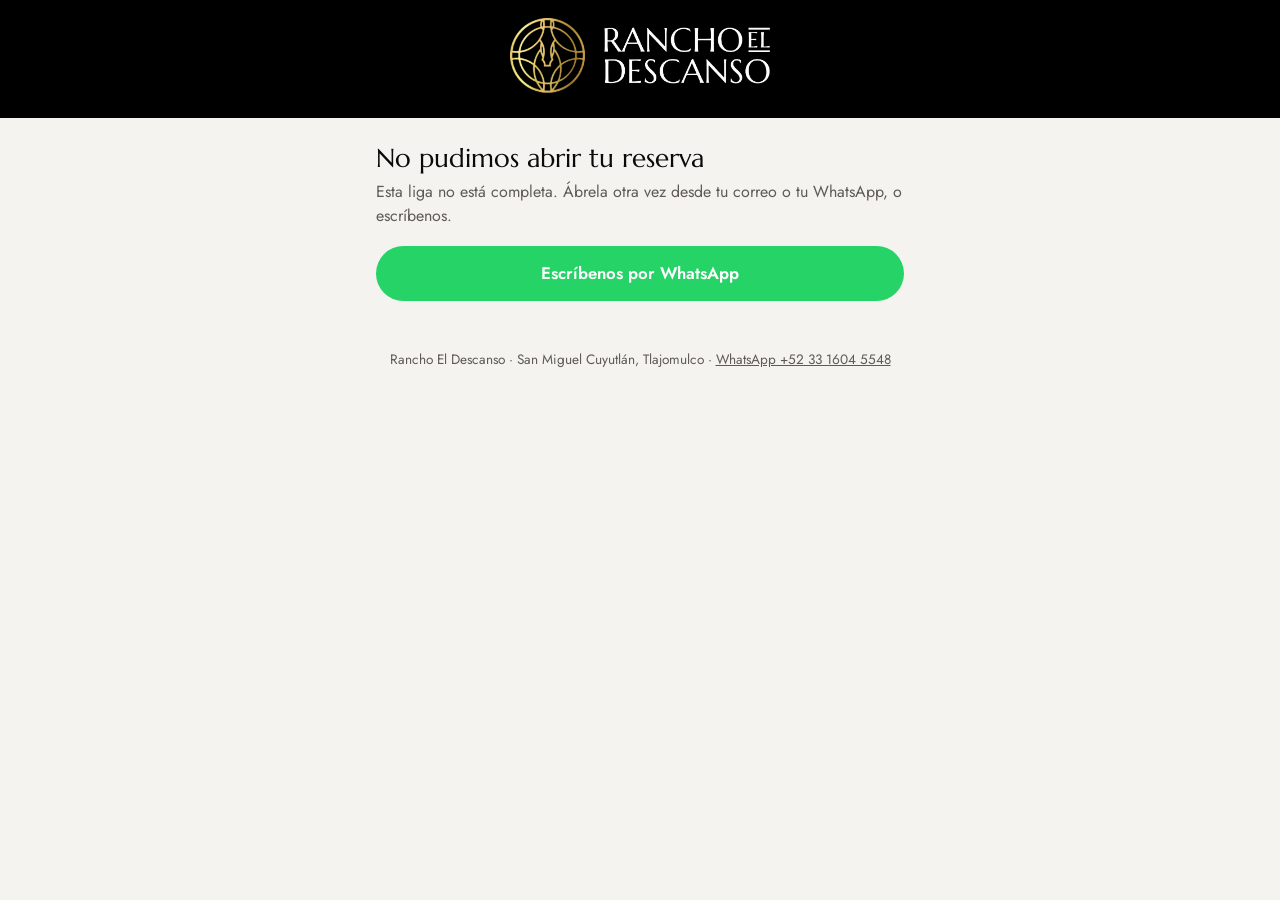
<file: reagendar/index.html>
<!doctype html>
<html lang="es">
<head>
<meta charset="utf-8">
<meta name="viewport" content="width=device-width, initial-scale=1, viewport-fit=cover">
<meta name="robots" content="noindex, nofollow">
<meta name="theme-color" content="#000000">
<title>Elige tu nueva fecha · Rancho El Descanso</title>
<link rel="icon" href="/marca/simbolo-oro.png">
<link rel="preconnect" href="https://fonts.googleapis.com"><link rel="preconnect" href="https://fonts.gstatic.com" crossorigin>
<link href="https://fonts.googleapis.com/css2?family=Marcellus&family=Jost:wght@400;500;600&display=swap" rel="stylesheet">
<style>
/* 3 oct 2026 · el cliente elige su nueva fecha cuando el equipo reagenda su sesión o evento (api/reagendar.js) */
:root{--black:#000;--ink:#0A0A0A;--paper:#fff;--mist:#F4F3F0;--muted:#5E5B55;--rule:rgba(0,0,0,.12);--gold:#CEB35C;--gold-deep:#A3853C;
  --ok:#1f7a3d;--ok-bg:#e6f3ea;--bad:#b3261e;--bad-bg:#fbe6e4;--display:'Marcellus',Georgia,serif;--sans:'Jost',system-ui,sans-serif}
*{box-sizing:border-box}
body{margin:0;background:var(--mist);color:var(--ink);font-family:var(--sans);font-size:16px;line-height:1.5;-webkit-font-smoothing:antialiased}
:focus-visible{outline:2px solid var(--gold);outline-offset:2px}
header{background:var(--black);padding:calc(18px + env(safe-area-inset-top,0px)) 16px 18px;text-align:center}
header img{width:min(260px,70vw);height:auto;display:inline-block}
main{max-width:560px;margin:0 auto;padding:20px 16px 48px}
h1{font-family:var(--display);font-weight:400;font-size:1.65rem;margin:4px 0 6px;line-height:1.2}
h2{font-family:var(--display);font-weight:400;font-size:1.2rem;margin:22px 0 10px}
.sub{color:var(--muted);margin:0 0 16px}
.card{background:#fff;border:1px solid var(--rule);border-radius:14px;padding:16px;margin:0 0 14px}
.kv{display:grid;grid-template-columns:auto 1fr;gap:4px 14px;margin:0;font-size:.95rem}.kv dt{color:var(--muted)}.kv dd{margin:0}
.favor{background:var(--ok-bg);color:var(--ok);border-radius:10px;padding:10px 12px;font-size:.93rem;margin:12px 0 0}
.cal-h{display:flex;align-items:center;justify-content:space-between;margin:0 0 10px}
.cal-h b{font-family:var(--display);font-weight:400;font-size:1.15rem}
.nav{border:1px solid var(--rule);background:#fff;border-radius:999px;width:40px;height:40px;font-size:1.1rem;cursor:pointer}
.nav[disabled]{opacity:.35;cursor:default}
.grid{display:grid;grid-template-columns:repeat(7,1fr);gap:4px}
.dow{font-size:.75rem;color:var(--muted);text-align:center;padding:2px 0}
.d{aspect-ratio:1;border:1px solid transparent;border-radius:10px;background:none;font:inherit;font-size:.95rem;cursor:pointer;color:var(--ink);padding:0}
.d.ok{background:#fff;border-color:var(--rule)}
.d.ok:hover{border-color:var(--gold)}
.d.no{color:#b9b6ae;cursor:default}
.d.fest{color:#b9b6ae;cursor:default;text-decoration:line-through}
.d.sel{background:var(--black);color:var(--gold);border-color:var(--black)}
.leyenda{font-size:.82rem;color:var(--muted);margin:10px 0 0}
.opts{display:flex;flex-wrap:wrap;gap:8px}
.opt{border:1px solid var(--rule);background:#fff;border-radius:999px;padding:10px 16px;font:inherit;cursor:pointer}
.opt[aria-pressed=true]{background:var(--black);color:var(--gold);border-color:var(--black)}
.btn{display:block;width:100%;border:0;border-radius:999px;background:var(--black);color:var(--gold);font:inherit;font-weight:600;font-size:1.05rem;padding:15px;cursor:pointer;margin:18px 0 0;text-align:center;text-decoration:none}
.btn[disabled]{opacity:.45;cursor:default}
.btn-wa{background:#25D366;color:#fff}
.err{background:var(--bad-bg);color:var(--bad);border-radius:10px;padding:12px;margin:14px 0 0}
.load{color:var(--muted);text-align:center;padding:40px 0}
.ok-ico{font-size:2.6rem;text-align:center;margin:8px 0 0;color:var(--gold-deep)}
footer{color:var(--muted);font-size:.85rem;text-align:center;padding:0 16px 32px}
footer a{color:inherit}
</style>
<script src="/ph.js"></script>
</head>
<body>
<header><a href="/"><img src="/marca/logo-horizontal-oro-blanco.png" alt="Rancho El Descanso"></a></header>
<main id="main"><p class="load">Cargando tu reserva…</p></main>
<footer>Rancho El Descanso · San Miguel Cuyutlán, Tlajomulco · <a href="https://wa.me/523316045548" target="_blank" rel="noopener">WhatsApp +52 33 1604 5548</a></footer>
<script>
"use strict";
const $ = s => document.querySelector(s);
const esc = s => String(s ?? "").replace(/[&<>"']/g, c => ({"&": "&amp;", "<": "&lt;", ">": "&gt;", '"': "&quot;", "'": "&#39;"}[c]));
const WA = "https://wa.me/523316045548";
const T = new URLSearchParams(location.search).get("t") || "";
const fDia = iso => { const t = new Date(iso + "T12:00:00Z").toLocaleDateString("es-MX", {weekday: "long", day: "numeric", month: "long", year: "numeric", timeZone: "UTC"}); return t.charAt(0).toUpperCase() + t.slice(1); };
const hoyISO = () => new Intl.DateTimeFormat("en-CA", {timeZone: "America/Mexico_City"}).format(new Date());
const iso = (y, m, d) => `${y}-${String(m + 1).padStart(2, "0")}-${String(d).padStart(2, "0")}`;
const HOR_TXT = {"10-14": "Mañana · 10:00 a 14:00", "14-18": "Tarde · 14:00 a 18:00"};
let D = null;
const st = {mes: null, fecha: "", horario: "", llegada: ""};

function waTxt(t) { return WA + "?text=" + encodeURIComponent(t); }
function fallo(msg) {
  $("#main").innerHTML = `<h1>No pudimos abrir tu reserva</h1><p class="sub">${esc(msg)}</p>
    <a class="btn btn-wa" href="${waTxt("Hola, quiero elegir la nueva fecha de mi reserva en Rancho El Descanso.")}" target="_blank" rel="noopener">Escríbenos por WhatsApp</a>`;
}
async function iniciar() {
  if (!/^[a-f0-9]{40}$/.test(T)) return fallo("Esta liga no está completa. Ábrela otra vez desde tu correo o tu WhatsApp, o escríbenos.");
  try {
    const r = await fetch("/api/reagendar?t=" + encodeURIComponent(T), {cache: "no-store"}); D = await r.json().catch(() => ({}));
    if (!r.ok) return fallo(D.error || "Intenta en unos minutos.");
  } catch (e) { return fallo("Revisa tu conexión e intenta otra vez."); }
  history.replaceState(null, "", location.pathname + "?t=" + T);
  if (!D.pendiente) return listo(D.nueva, true);
  const h = hoyISO(); st.mes = h.slice(0, 7);
  pintar();
}
const que = () => D.tipo === "sesion" ? "tu sesión de fotos" : "tu " + String(D.evento || "evento").toLowerCase();
/* ¿Qué horarios quedan libres ese día? (sesiones) */
function horariosLibres(f) {
  const dow = new Date(f + "T12:00:00Z").getUTCDay(), x = (D.dias || {})[f] || {d: null, s: []};
  if (x.d) return [];
  return (D.semana[dow] || []).filter(h => !(x.s || []).includes(h) && (new Date(`${f}T${h.slice(0, 2)}:00:00-06:00`) - Date.now()) / 36e5 >= D.reglas.minHoras);
}
function diaOk(f) {
  if (f <= hoyISO() || f > D.hasta || (D.festivos || {})[f]) return false;
  if (D.tipo === "sesion") return horariosLibres(f).length > 0;
  const x = (D.dias || {})[f] || {}; return !x.d && !x.x;
}
function calendario() {
  const [y, m] = st.mes.split("-").map(Number), primero = new Date(Date.UTC(y, m - 1, 1)), dias = new Date(Date.UTC(y, m, 0)).getUTCDate();
  const nombre = primero.toLocaleDateString("es-MX", {month: "long", year: "numeric", timeZone: "UTC"}).replace(/^./, c => c.toUpperCase());
  const min = hoyISO().slice(0, 7), max = D.hasta.slice(0, 7);
  let celdas = ["Do", "Lu", "Ma", "Mi", "Ju", "Vi", "Sá"].map(d => `<div class="dow">${d}</div>`).join("");
  for (let i = 0; i < primero.getUTCDay(); i++) celdas += "<div></div>";
  for (let d = 1; d <= dias; d++) {
    const f = iso(y, m - 1, d), fest = (D.festivos || {})[f], ok = diaOk(f);
    celdas += `<button type="button" class="d ${f === st.fecha ? "sel" : fest && f > hoyISO() ? "fest" : ok ? "ok" : "no"}" ${ok ? `data-f="${f}"` : "disabled"} aria-label="${esc(fDia(f))}${ok ? " disponible" : " no disponible"}${fest ? " · día festivo" : ""}">${d}</button>`;
  }
  return `<div class="card"><div class="cal-h"><button class="nav" type="button" data-mes="-1" ${st.mes <= min ? "disabled" : ""} aria-label="Mes anterior">‹</button><b>${esc(nombre)}</b>
    <button class="nav" type="button" data-mes="1" ${st.mes >= max ? "disabled" : ""} aria-label="Mes siguiente">›</button></div><div class="grid">${celdas}</div>
    <p class="leyenda">Los días en blanco están disponibles. Días festivos (tachados): pregúntanos por WhatsApp.</p></div>`;
}
function pintar() {
  const hor = st.fecha && D.tipo === "sesion" ? horariosLibres(st.fecha) : [];
  if (st.horario && !hor.includes(st.horario)) { st.horario = ""; st.llegada = ""; }
  const llegadas = st.horario ? D.reglas.llegadas[st.horario] || [] : [];
  const listoP = st.fecha && (D.tipo !== "sesion" || (st.horario && st.llegada));
  const rancho = D.motivo === "reagendar_rancho";
  $("#main").innerHTML = `<h1>Hola${D.nombre ? " " + esc(D.nombre) : ""}, elige tu nueva fecha</h1>
    <p class="sub">${rancho ? "Por un motivo del rancho necesitamos mover " + esc(que()) + ". Te ofrecemos una disculpa." : "Aquí eliges la nueva fecha de " + esc(que()) + "."}</p>
    <div class="card"><dl class="kv"><dt>Reserva</dt><dd>${D.tipo === "sesion" ? "Sesión de fotos" + (D.paqueteTxt ? " · " + esc(D.paqueteTxt) : "") : esc(D.evento || "Evento")}</dd>
      ${D.original ? `<dt>Fecha anterior</dt><dd>${esc(fDia(D.original))}</dd>` : ""}</dl>
      ${D.conPago ? `<p class="favor">Lo que ya pagaste queda a tu favor para la nueva fecha. No tienes que pagar nada aquí.</p>` : ""}</div>
    <h2>1. Elige el día</h2>${calendario()}
    ${D.tipo === "sesion" && st.fecha ? `<h2>2. Horario · ${esc(fDia(st.fecha))}</h2><div class="opts">${hor.map(h => `<button type="button" class="opt" data-h="${h}" aria-pressed="${h === st.horario}">${HOR_TXT[h] || h}</button>`).join("")}</div>` : ""}
    ${st.horario ? `<h2>3. ¿A qué hora llegan?</h2><p class="sub">Tu sesión dura ${D.reglas.sesionHoras} horas desde que llegan.</p><div class="opts">${llegadas.map(l => `<button type="button" class="opt" data-l="${l}" aria-pressed="${l === st.llegada}">${l} h</button>`).join("")}</div>` : ""}
    <button class="btn" type="button" id="ok" ${listoP ? "" : "disabled"}>${listoP ? "Confirmar " + esc(fDia(st.fecha)) + (st.llegada ? " · " + st.llegada + " h" : "") : "Elige " + (st.fecha ? "horario y llegada" : "el día")}</button>
    <div id="msg" role="status"></div>
    <a class="btn btn-wa" href="${waTxt("Hola, tengo una duda sobre la nueva fecha de mi reserva en Rancho El Descanso.")}" target="_blank" rel="noopener">¿Dudas? Escríbenos por WhatsApp</a>`;
}
function listo(nueva, ya) {
  $("#main").innerHTML = `<p class="ok-ico" aria-hidden="true">✓</p><h1 style="text-align:center">${ya ? "Tu nueva fecha ya quedó" : "¡Listo, quedó tu nueva fecha!"}</h1>
    <div class="card"><p style="margin:0;text-align:center;font-size:1.1rem">${esc(nueva || "")}</p></div>
    <p class="sub" style="text-align:center">${ya ? "Esta liga ya se usó. Si necesitas otro cambio, escríbenos." : "Te mandamos la confirmación por correo. Si necesitas otro cambio, escríbenos."}</p>
    <a class="btn btn-wa" href="${waTxt("Hola, ya elegí mi nueva fecha en Rancho El Descanso: " + (nueva || ""))}" target="_blank" rel="noopener">WhatsApp del rancho</a>
    <a class="btn" href="/">Ir a la página del rancho</a>`;
}
document.addEventListener("click", async e => {
  const b = e.target.closest("button"); if (!b || !D) return;
  if (b.dataset.mes) { const [y, m] = st.mes.split("-").map(Number), d = new Date(Date.UTC(y, m - 1 + Number(b.dataset.mes), 1)); st.mes = d.toISOString().slice(0, 7); pintar(); }
  if (b.dataset.f) { st.fecha = b.dataset.f; st.horario = st.llegada = ""; const h = D.tipo === "sesion" ? horariosLibres(st.fecha) : []; if (h.length === 1) st.horario = h[0]; pintar(); }
  if (b.dataset.h) { st.horario = b.dataset.h; st.llegada = ""; pintar(); }
  if (b.dataset.l) { st.llegada = b.dataset.l; pintar(); }
  if (b.id === "ok") {
    b.disabled = true; b.textContent = "Guardando…";
    try {
      const r = await fetch("/api/reagendar", {method: "POST", headers: {"Content-Type": "application/json"}, body: JSON.stringify({t: T, fecha: st.fecha, horario: st.horario, llegada: st.llegada})});
      const j = await r.json().catch(() => ({}));
      if (r.ok) return listo(j.nueva);
      if (j.usado) return listo(String(j.error || "").replace(/^.*es el /, "").replace(/\.$/, ""), true);
      $("#msg").innerHTML = `<div class="err">${esc(j.error || "No se pudo guardar. Intenta otra vez.")}</div>`;
      if (r.status === 409) { const g = await fetch("/api/reagendar?t=" + encodeURIComponent(T), {cache: "no-store"}); if (g.ok) { D = await g.json(); st.fecha = st.horario = st.llegada = ""; const m = $("#msg").innerHTML; pintar(); $("#msg").innerHTML = m; } }
      else { b.disabled = false; b.textContent = "Intentar de nuevo"; }
    } catch (err) { $("#msg").innerHTML = `<div class="err">Revisa tu conexión e intenta otra vez.</div>`; b.disabled = false; b.textContent = "Intentar de nuevo"; }
  }
});
iniciar();
</script>
</body>
</html>
</file>
<file: lux.css>
/* =====================================================================
   Rancho El Descanso · capa de experiencia (lux)
   Intro, sonido ambiente, apariciones al bajar, parallax, galería a
   pantalla completa, cursor y barra de avance. Todo es opcional: si
   el navegador no tiene JavaScript, la página se ve igual que antes.
   ===================================================================== */
:root{--lux-gold:#CEB35C;--lux-ink:#0B0B0B;--lux-ease:cubic-bezier(.16,.84,.24,1)}

/* ---------- Apariciones al bajar ---------- */
html.lux .lux-r{opacity:0;transform:translate3d(0,42px,0);transition:opacity 1.1s var(--lux-ease),transform 1.3s var(--lux-ease);transition-delay:var(--d,0s)}
html.lux .lux-r.in{opacity:1;transform:none}
html.lux .lux-f{clip-path:inset(14% 0 0 0);opacity:0;transition:clip-path 1.5s var(--lux-ease),opacity 1s var(--lux-ease);transition-delay:var(--d,0s)}
html.lux .lux-f > img,html.lux .lux-f > a > img,html.lux a.lux-f > img{transform:scale(1.18);transition:transform 2.2s var(--lux-ease)!important;transition-delay:var(--d,0s)!important}
html.lux .lux-f.in{clip-path:inset(0 0 0 0);opacity:1}
html.lux .lux-f.in > img,html.lux .lux-f.in > a > img,html.lux a.lux-f.in > img{transform:none}
html.lux .lux-f.in:hover > img{transform:scale(1.04)}
/* títulos: línea dorada que se dibuja */
html.lux .sec-title.lux-r{position:relative}

/* ---------- Portada: frase que sube línea por línea ---------- */
html.lux .hero-claim span{overflow:hidden}
html.lux .hero-claim span > i{display:block;font-style:normal;transform:translate3d(0,110%,0);transition:transform 1.4s var(--lux-ease)}
html.lux .hero-claim span:nth-child(2) > i{transition-delay:.14s}
html.lux.lux-go .hero-claim span > i{transform:none}
html.lux .hero-kicker,html.lux .hero .lede,html.lux .hero-actions{opacity:0;transform:translate3d(0,22px,0);transition:opacity 1.2s var(--lux-ease),transform 1.2s var(--lux-ease)}
html.lux .hero .lede{transition-delay:.35s}
html.lux .hero-actions{transition-delay:.5s}
html.lux.lux-go .hero-kicker,html.lux.lux-go .hero .lede,html.lux.lux-go .hero-actions{opacity:1;transform:none}
.hero-media{will-change:transform}
.hero-media video{transform:scale(1.12)}

/* ---------- Intro ---------- */
.lux-intro{position:fixed;inset:0;z-index:200;background:var(--lux-ink);color:#F4EFE3;display:grid;place-items:center;text-align:center;overflow:hidden;transition:opacity 1.3s var(--lux-ease),visibility 0s linear 1.3s}
.lux-intro.out{opacity:0;visibility:hidden}
.lux-intro-bg{position:absolute;inset:-4%;background:center 60%/cover no-repeat;opacity:0;filter:grayscale(1) contrast(1.05);animation:luxBg 7s ease-out forwards}
.lux-intro::after{content:"";position:absolute;inset:0;background:radial-gradient(ellipse at 50% 45%,rgba(11,11,11,.35) 0%,rgba(11,11,11,.85) 62%,#0B0B0B 100%)}
.lux-intro-in{position:relative;z-index:1;padding:24px;max-width:640px;transition:transform 1.3s var(--lux-ease),filter 1.3s var(--lux-ease)}
.lux-intro.out .lux-intro-in{transform:scale(.96);filter:blur(6px)}
.lux-intro-mark{width:clamp(64px,10vw,92px);height:auto;margin:0 auto 26px;display:block;opacity:0;animation:luxIn 1.6s .2s var(--lux-ease) forwards,luxGlow 5s 2s ease-in-out infinite}
.lux-intro-k{font-family:'Inter Tight',sans-serif;font-size:11px;letter-spacing:.42em;text-transform:uppercase;color:var(--lux-gold);margin:0 0 18px;opacity:0;animation:luxIn 1.4s .6s var(--lux-ease) forwards}
.lux-intro-t{font-family:'Cormorant Garamond',Georgia,serif;font-weight:500;font-size:clamp(2.6rem,8vw,5.2rem);line-height:1;letter-spacing:.01em;margin:0;opacity:0;animation:luxIn 1.8s .8s var(--lux-ease) forwards}
.lux-intro-t em{color:var(--lux-gold)}
.lux-intro-line{width:0;height:1px;background:var(--lux-gold);margin:28px auto;animation:luxLine 1.6s 1.3s var(--lux-ease) forwards}
.lux-intro-s{font-family:'Cormorant Garamond',Georgia,serif;font-style:italic;font-size:clamp(1.15rem,2.4vw,1.45rem);color:rgba(244,239,227,.78);margin:0;opacity:0;animation:luxIn 1.4s 1.6s var(--lux-ease) forwards}
.lux-intro-a{display:flex;flex-direction:column;align-items:center;gap:14px;margin-top:40px;opacity:0;animation:luxIn 1.4s 2s var(--lux-ease) forwards}
.lux-enter{position:relative;display:inline-flex;align-items:center;gap:14px;background:transparent;color:#F4EFE3;border:1px solid rgba(206,179,92,.7);padding:17px 34px;font:500 .78rem/1 'Inter Tight',sans-serif;letter-spacing:.32em;text-transform:uppercase;cursor:pointer;overflow:hidden;transition:color .5s,border-color .5s}
.lux-enter::before{content:"";position:absolute;inset:0;background:var(--lux-gold);transform:scaleX(0);transform-origin:left;transition:transform .7s var(--lux-ease);z-index:-1}
.lux-enter:hover,.lux-enter:focus-visible{color:var(--lux-ink);border-color:var(--lux-gold)}
.lux-enter:hover::before,.lux-enter:focus-visible::before{transform:scaleX(1)}
.lux-enter{isolation:isolate}
.lux-enter .eq{display:inline-flex;gap:2px;align-items:flex-end;height:12px}
.lux-enter .eq i{width:2px;background:currentColor;animation:luxEq 1.1s ease-in-out infinite}
.lux-enter .eq i:nth-child(2){animation-delay:.2s}.lux-enter .eq i:nth-child(3){animation-delay:.4s}.lux-enter .eq i:nth-child(4){animation-delay:.1s}
.lux-silent{background:none;border:0;color:rgba(244,239,227,.55);font:400 .78rem 'Inter Tight',sans-serif;letter-spacing:.2em;text-transform:uppercase;cursor:pointer;padding:8px}
.lux-silent:hover{color:#F4EFE3}
.lux-intro-n{font:400 .72rem 'Inter Tight',sans-serif;letter-spacing:.12em;color:rgba(244,239,227,.4);margin:6px 0 0}
@keyframes luxIn{from{opacity:0;transform:translate3d(0,16px,0)}to{opacity:1;transform:none}}
@keyframes luxLine{to{width:min(160px,40vw)}}
@keyframes luxBg{from{opacity:0;transform:scale(1.12)}to{opacity:.42;transform:scale(1)}}
@keyframes luxGlow{0%,100%{filter:drop-shadow(0 0 0 rgba(206,179,92,0))}50%{filter:drop-shadow(0 0 18px rgba(206,179,92,.45))}}
@keyframes luxEq{0%,100%{height:3px}50%{height:12px}}
html.lux-lock,html.lux-lock body{overflow:hidden}

/* ---------- Botón de sonido ---------- */
.lux-snd{position:fixed;left:18px;bottom:calc(18px + env(safe-area-inset-bottom,0px));z-index:7;display:flex;align-items:center;gap:10px;height:46px;padding:0 16px 0 14px;border-radius:999px;border:1px solid rgba(206,179,92,.55);background:rgba(11,11,11,.72);-webkit-backdrop-filter:blur(10px);backdrop-filter:blur(10px);color:#F4EFE3;cursor:pointer;font:500 .7rem 'Inter Tight',sans-serif;letter-spacing:.2em;text-transform:uppercase;box-shadow:0 8px 26px rgba(0,0,0,.35);transition:border-color .4s,transform .4s var(--lux-ease)}
.lux-snd:hover{border-color:var(--lux-gold);transform:translateY(-2px)}
.lux-snd .bars{display:inline-flex;align-items:flex-end;gap:3px;height:16px;width:21px}
.lux-snd .bars i{width:3px;height:3px;border-radius:1px;background:var(--lux-gold);transition:height .4s}
.lux-snd[aria-pressed="true"] .bars i{animation:luxBar 1.2s ease-in-out infinite}
.lux-snd[aria-pressed="true"] .bars i:nth-child(2){animation-delay:.25s;animation-duration:.9s}
.lux-snd[aria-pressed="true"] .bars i:nth-child(3){animation-delay:.5s;animation-duration:1.4s}
.lux-snd[aria-pressed="true"] .bars i:nth-child(4){animation-delay:.15s;animation-duration:1.05s}
.lux-snd .lbl{white-space:nowrap;max-width:200px;overflow:hidden;transition:max-width .6s var(--lux-ease),opacity .4s}
.lux-snd.min .lbl{max-width:0;opacity:0}
.lux-snd.min{padding:0 12px}
.lux-snd.hint{animation:luxPulse 2.4s ease-in-out 3}
@media (max-width:760px){.lux-snd{left:14px;bottom:calc(14px + env(safe-area-inset-bottom,0px));height:44px;width:44px;padding:0;justify-content:center}.lux-snd .lbl{display:none}}
@keyframes luxBar{0%,100%{height:3px}50%{height:16px}}
@keyframes luxPulse{0%,100%{box-shadow:0 8px 26px rgba(0,0,0,.35),0 0 0 0 rgba(206,179,92,.5)}50%{box-shadow:0 8px 26px rgba(0,0,0,.35),0 0 0 12px rgba(206,179,92,0)}}

/* ---------- Barra de avance ---------- */
.lux-prog{position:fixed;left:0;top:0;height:2px;width:100%;z-index:90;background:linear-gradient(90deg,#9C8240,var(--lux-gold),#E8D79A);transform-origin:left;transform:scaleX(0);pointer-events:none}

/* ---------- Cursor (solo escritorio) ---------- */
.lux-cur{position:fixed;left:0;top:0;z-index:150;width:34px;height:34px;margin:-17px 0 0 -17px;border:1px solid rgba(206,179,92,.85);border-radius:50%;pointer-events:none;display:grid;place-items:center;transition:width .45s var(--lux-ease),height .45s var(--lux-ease),margin .45s var(--lux-ease),background .45s,border-color .45s,opacity .3s;mix-blend-mode:normal;opacity:0}
.lux-cur.on{opacity:1}
.lux-cur span{font:500 .62rem 'Inter Tight',sans-serif;letter-spacing:.22em;text-transform:uppercase;color:var(--lux-ink);opacity:0;transition:opacity .3s}
.lux-cur.link{width:54px;height:54px;margin:-27px 0 0 -27px;border-color:var(--lux-gold)}
.lux-cur.view{width:86px;height:86px;margin:-43px 0 0 -43px;background:rgba(206,179,92,.92);border-color:transparent}
.lux-cur.view span{opacity:1}
.lux-cur.hide{opacity:0}

/* ---------- Galería a pantalla completa ---------- */
.lux-zoom{cursor:zoom-in}
.lux-zoom::after{content:"";position:absolute;right:12px;top:12px;width:30px;height:30px;border-radius:50%;background:rgba(11,11,11,.55) url("data:image/svg+xml,%3Csvg xmlns='http://www.w3.org/2000/svg' viewBox='0 0 24 24' fill='none' stroke='%23CEB35C' stroke-width='1.6'%3E%3Cpath d='M9 4H4v5M15 4h5v5M9 20H4v-5M15 20h5v-5'/%3E%3C/svg%3E") center/16px no-repeat;opacity:0;transform:scale(.8);transition:opacity .4s,transform .4s var(--lux-ease);z-index:2;pointer-events:none}
.lux-zoom:hover::after{opacity:1;transform:none}
@media (hover:none){.lux-zoom::after{opacity:.85;transform:none}}
.lux-zoom{position:relative}
.lux-lb{position:fixed;inset:0;z-index:180;background:#080808;color:#F4EFE3;display:flex;flex-direction:column;opacity:0;visibility:hidden;transition:opacity .5s var(--lux-ease),visibility 0s linear .5s}
.lux-lb.open{opacity:1;visibility:visible;transition:opacity .5s var(--lux-ease)}
.lux-lb-track{flex:1;display:flex;overflow-x:auto;overflow-y:hidden;scroll-snap-type:x mandatory;scrollbar-width:none;overscroll-behavior:contain}
.lux-lb-track::-webkit-scrollbar{display:none}
.lux-lb-s{flex:0 0 100%;height:100%;margin:0;scroll-snap-align:center;scroll-snap-stop:always;display:grid;place-items:center;padding:clamp(56px,7vh,80px) clamp(12px,5vw,90px) clamp(84px,11vh,110px)}
.lux-lb-s img{max-width:100%;max-height:100%;width:auto;height:auto;object-fit:contain;box-shadow:0 30px 90px rgba(0,0,0,.6);transform:scale(.94);opacity:0;transition:transform 1s var(--lux-ease),opacity .8s var(--lux-ease)}
.lux-lb.open .lux-lb-s.cur img{transform:none;opacity:1}
.lux-lb.open .lux-lb-s img.ok{opacity:1;transform:none}
.lux-lb-bar{position:absolute;left:0;right:0;bottom:0;display:flex;align-items:center;gap:22px;padding:18px clamp(16px,4vw,48px) calc(20px + env(safe-area-inset-bottom,0px));background:linear-gradient(0deg,rgba(8,8,8,.92),rgba(8,8,8,0))}
.lux-lb-n{font:500 .78rem 'Inter Tight',sans-serif;letter-spacing:.24em;color:var(--lux-gold);white-space:nowrap}
.lux-lb-c{font-family:'Cormorant Garamond',Georgia,serif;font-style:italic;font-size:clamp(1rem,2vw,1.25rem);color:rgba(244,239,227,.82);margin:0;flex:1;min-width:0;white-space:nowrap;overflow:hidden;text-overflow:ellipsis}
.lux-lb-dots{display:flex;gap:6px}
.lux-lb-dots i{width:18px;height:2px;background:rgba(244,239,227,.22);transition:background .4s,width .4s}
.lux-lb-dots i.on{background:var(--lux-gold);width:34px}
.lux-lb-x,.lux-lb-p,.lux-lb-nx{position:absolute;z-index:2;width:50px;height:50px;border-radius:50%;border:1px solid rgba(206,179,92,.45);background:rgba(11,11,11,.5);color:#F4EFE3;display:grid;place-items:center;cursor:pointer;transition:border-color .3s,background .3s}
.lux-lb-x:hover,.lux-lb-p:hover,.lux-lb-nx:hover{border-color:var(--lux-gold);background:rgba(206,179,92,.15)}
.lux-lb-x{top:calc(14px + env(safe-area-inset-top,0px));right:16px}
.lux-lb-p{left:18px;top:50%;margin-top:-25px}
.lux-lb-nx{right:18px;top:50%;margin-top:-25px}
.lux-lb svg{width:20px;height:20px}
.lux-lb-hint{position:absolute;top:calc(28px + env(safe-area-inset-top,0px));left:50%;transform:translateX(-50%);font:500 .66rem 'Inter Tight',sans-serif;letter-spacing:.28em;text-transform:uppercase;color:rgba(244,239,227,.5);pointer-events:none;transition:opacity .8s}
@media (hover:none),(max-width:760px){.lux-lb-p,.lux-lb-nx{display:none}.lux-lb-dots{display:none}}
@media (min-width:761px) and (hover:hover){.lux-lb-hint{display:none}}

/* ---------- Recorrido 360° ---------- */
.lux-360{background:#0B0B0B;color:#F4EFE3;padding:clamp(70px,10vw,140px) 0}
.lux-360-in{max-width:var(--wrap,1240px);margin:0 auto;padding:0 var(--pad,20px)}
.lux-360-k{font:500 11px 'Inter Tight',sans-serif;letter-spacing:.26em;text-transform:uppercase;color:var(--lux-gold);margin:0 0 18px}
.lux-360 h2{font-family:'Inter Tight',sans-serif;font-weight:200;font-size:clamp(2.2rem,5.6vw,4.6rem);line-height:1;letter-spacing:-.035em;margin:0 0 14px}
.lux-360 h2 em{font-family:'Cormorant Garamond',Georgia,serif;font-style:italic;font-weight:400;color:var(--lux-gold);letter-spacing:0}
.lux-360 p{color:#B4B4B1;max-width:56ch;margin:0 0 28px}
.lux-360-v{width:100%;aspect-ratio:16/8;min-height:340px;border-radius:2px;overflow:hidden;background:#151515}
.lux-360-tabs{display:flex;flex-wrap:wrap;gap:8px;margin-top:16px}
.lux-360-tabs button{background:none;border:1px solid rgba(206,179,92,.4);color:#F4EFE3;border-radius:999px;padding:9px 16px;font:500 .72rem 'Inter Tight',sans-serif;letter-spacing:.16em;text-transform:uppercase;cursor:pointer}
.lux-360-tabs button[aria-pressed="true"]{background:var(--lux-gold);color:#0B0B0B;border-color:var(--lux-gold)}

html.lux img.lux-plx,html.lux .lux-f > img.lux-plx{transition:none!important}
@media (prefers-reduced-motion:reduce){
  html.lux .lux-r,html.lux .lux-f{opacity:1!important;transform:none!important;clip-path:none!important}
  html.lux .hero-claim span > i,html.lux .hero-kicker,html.lux .hero .lede,html.lux .hero-actions{transform:none!important;opacity:1!important}
  .lux-cur,.lux-prog{display:none}
  .lux-intro-mark,.lux-intro-k,.lux-intro-t,.lux-intro-s,.lux-intro-a{opacity:1!important;transform:none!important}
  .lux-intro-line{width:min(160px,40vw)!important}
  .lux-intro-bg{opacity:.4!important}
}
@media print{.lux-snd,.lux-cur,.lux-prog,.lux-intro,.lux-lb{display:none!important}}

.lux-cred{flex-basis:100%;width:100%;margin:18px 0 0;font-size:.72rem;line-height:1.5;opacity:.55}
.lux-cred a{color:inherit}
</file>
